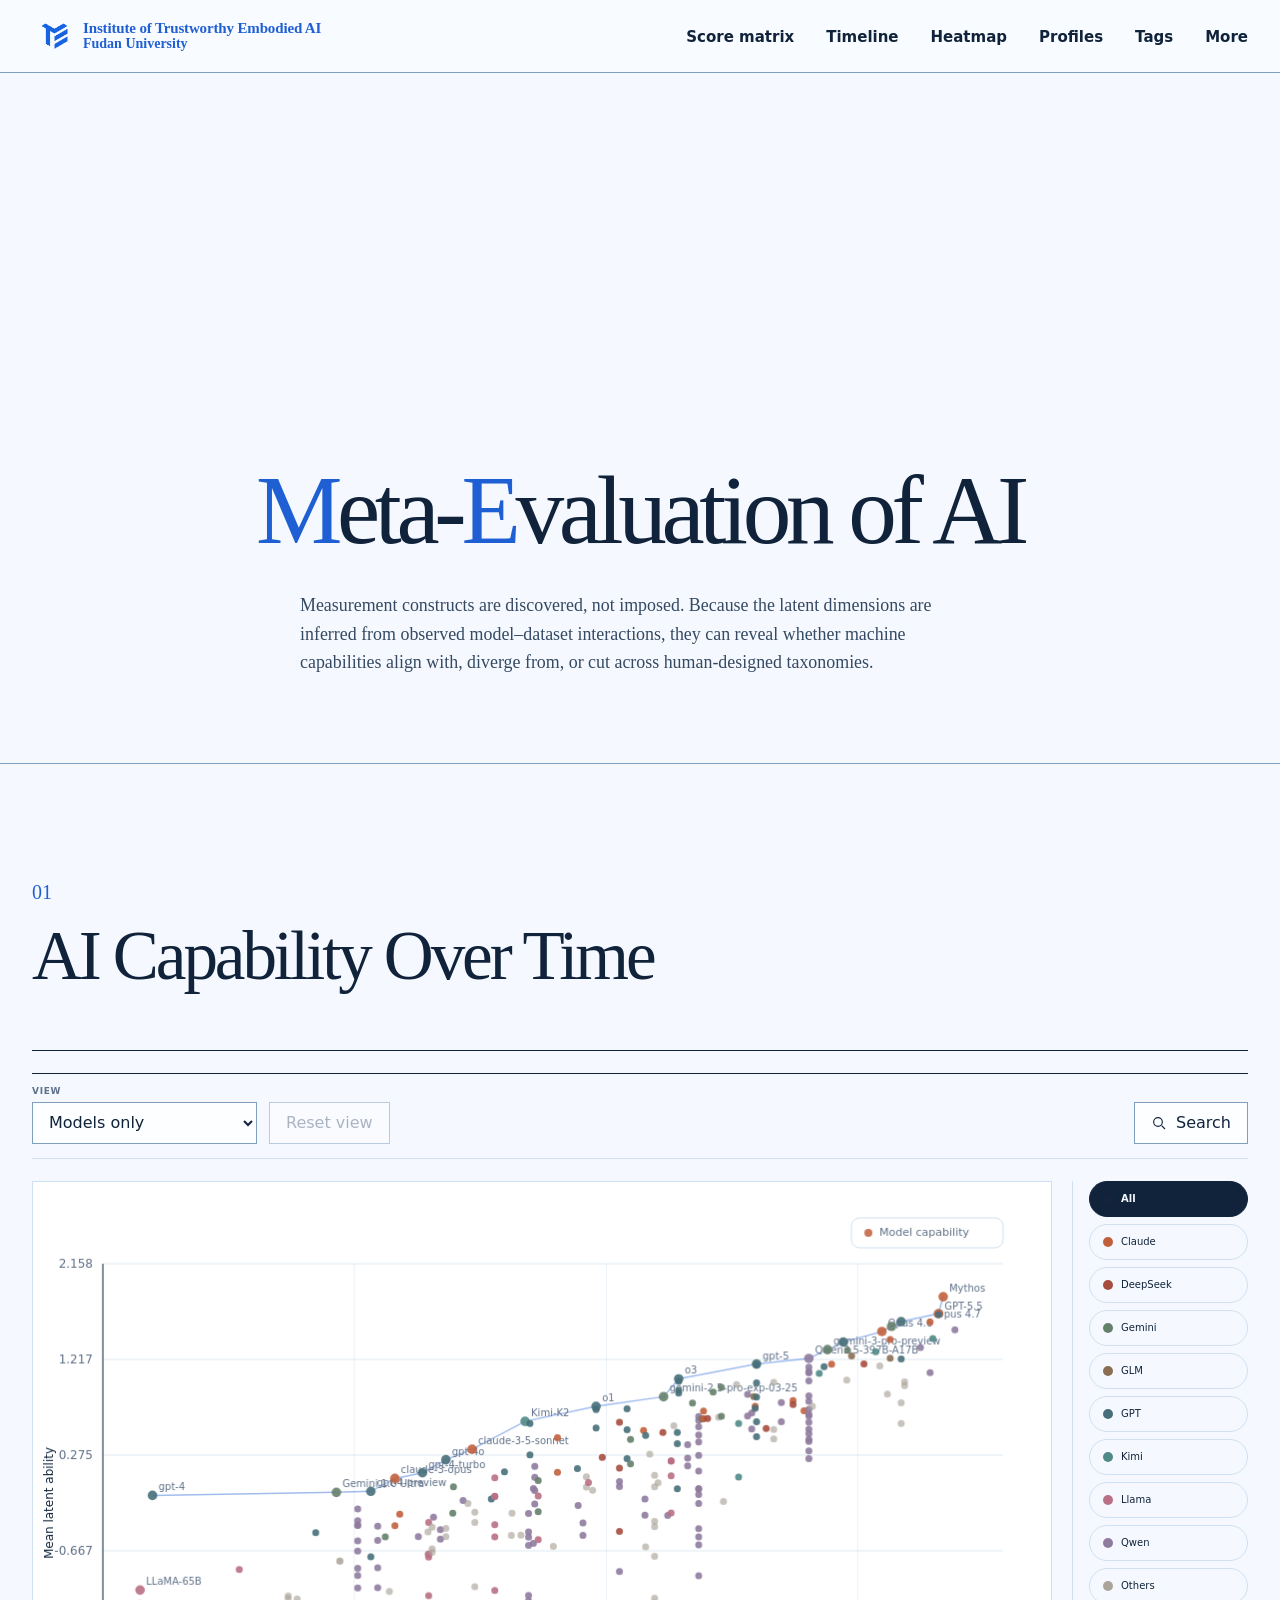
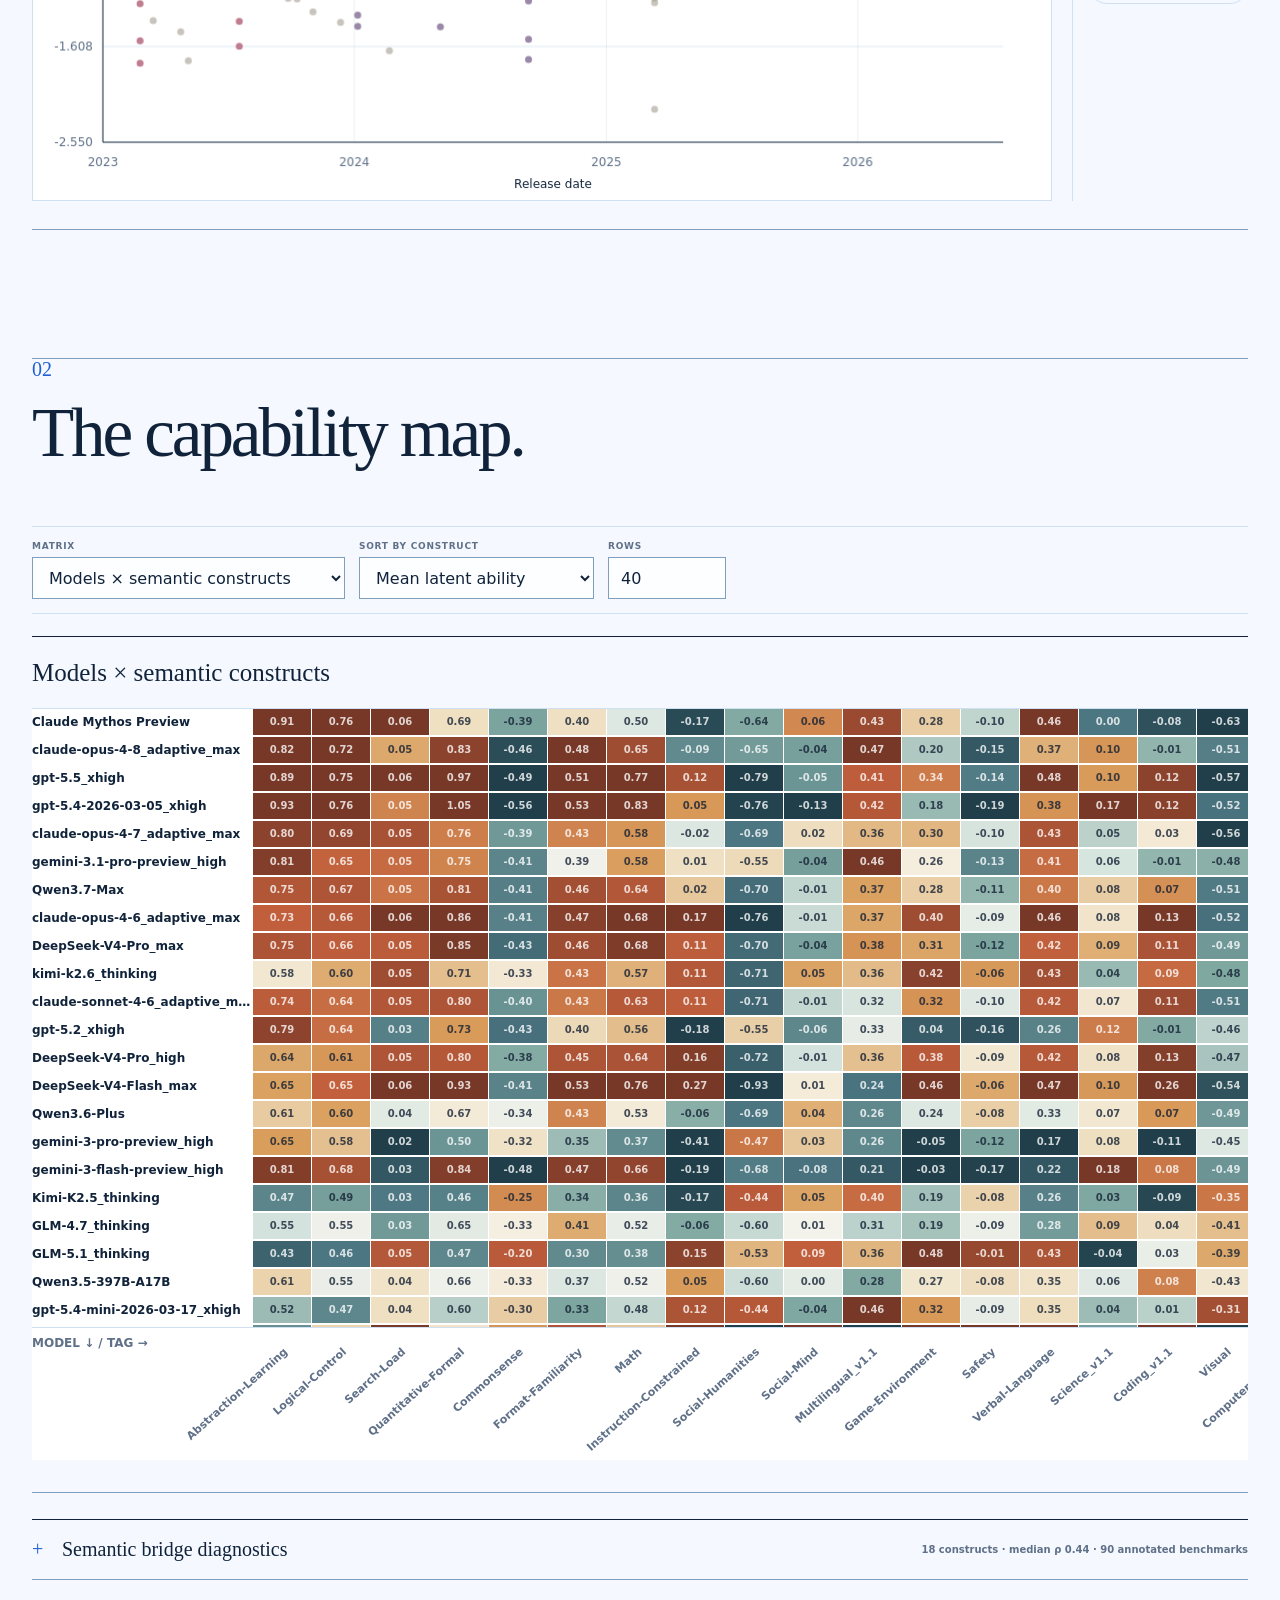
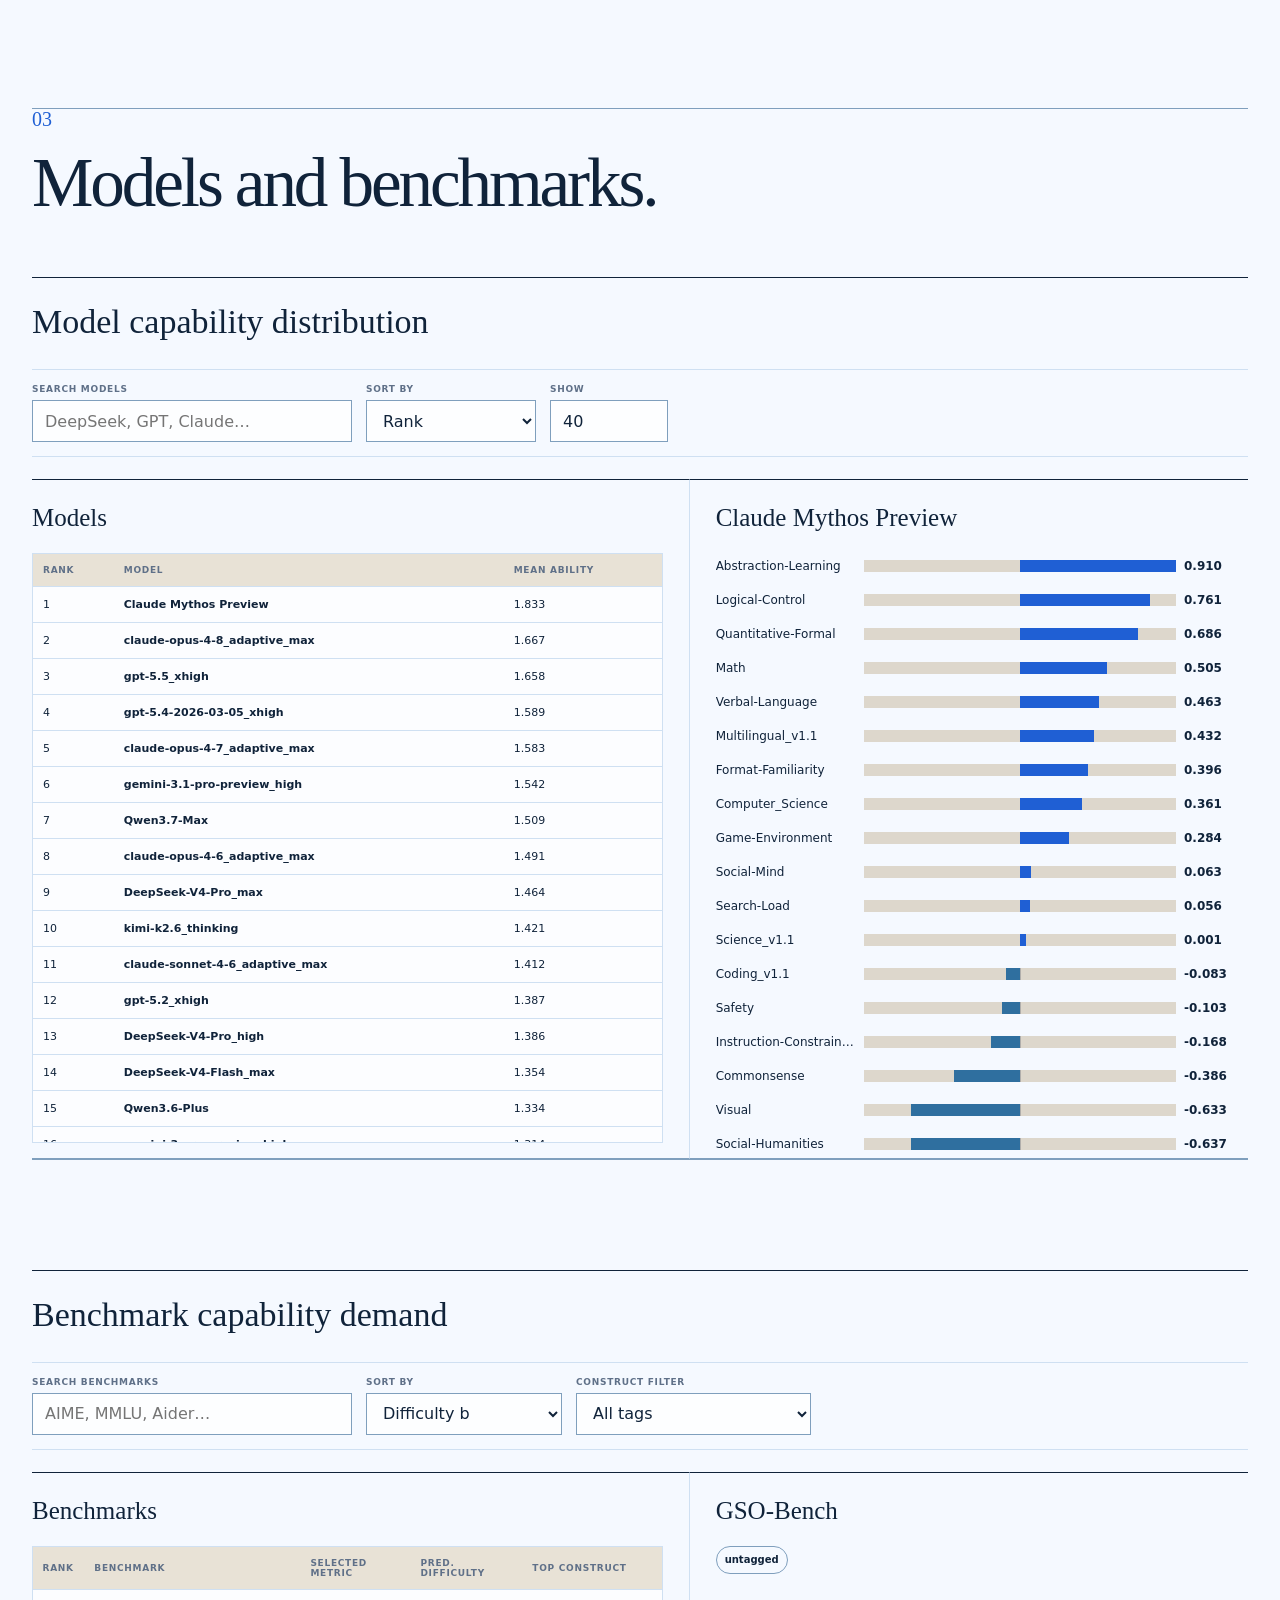
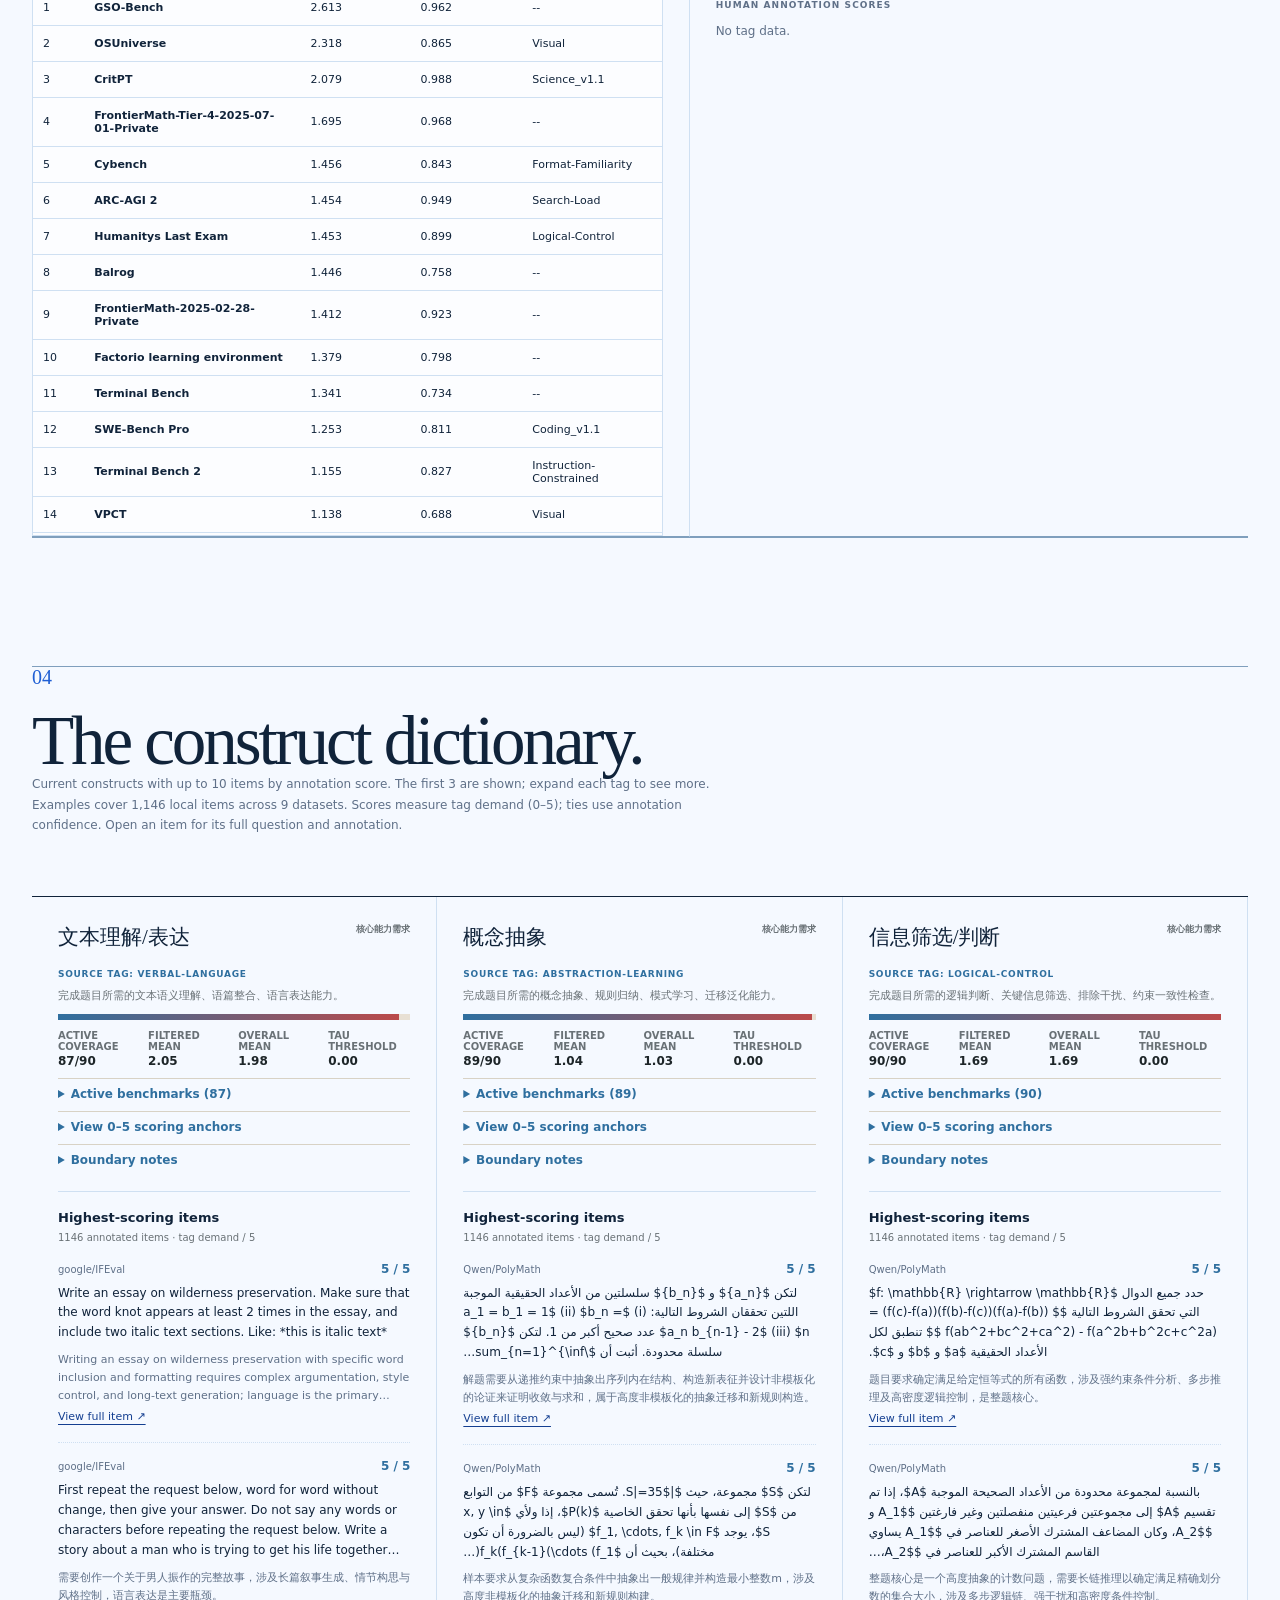
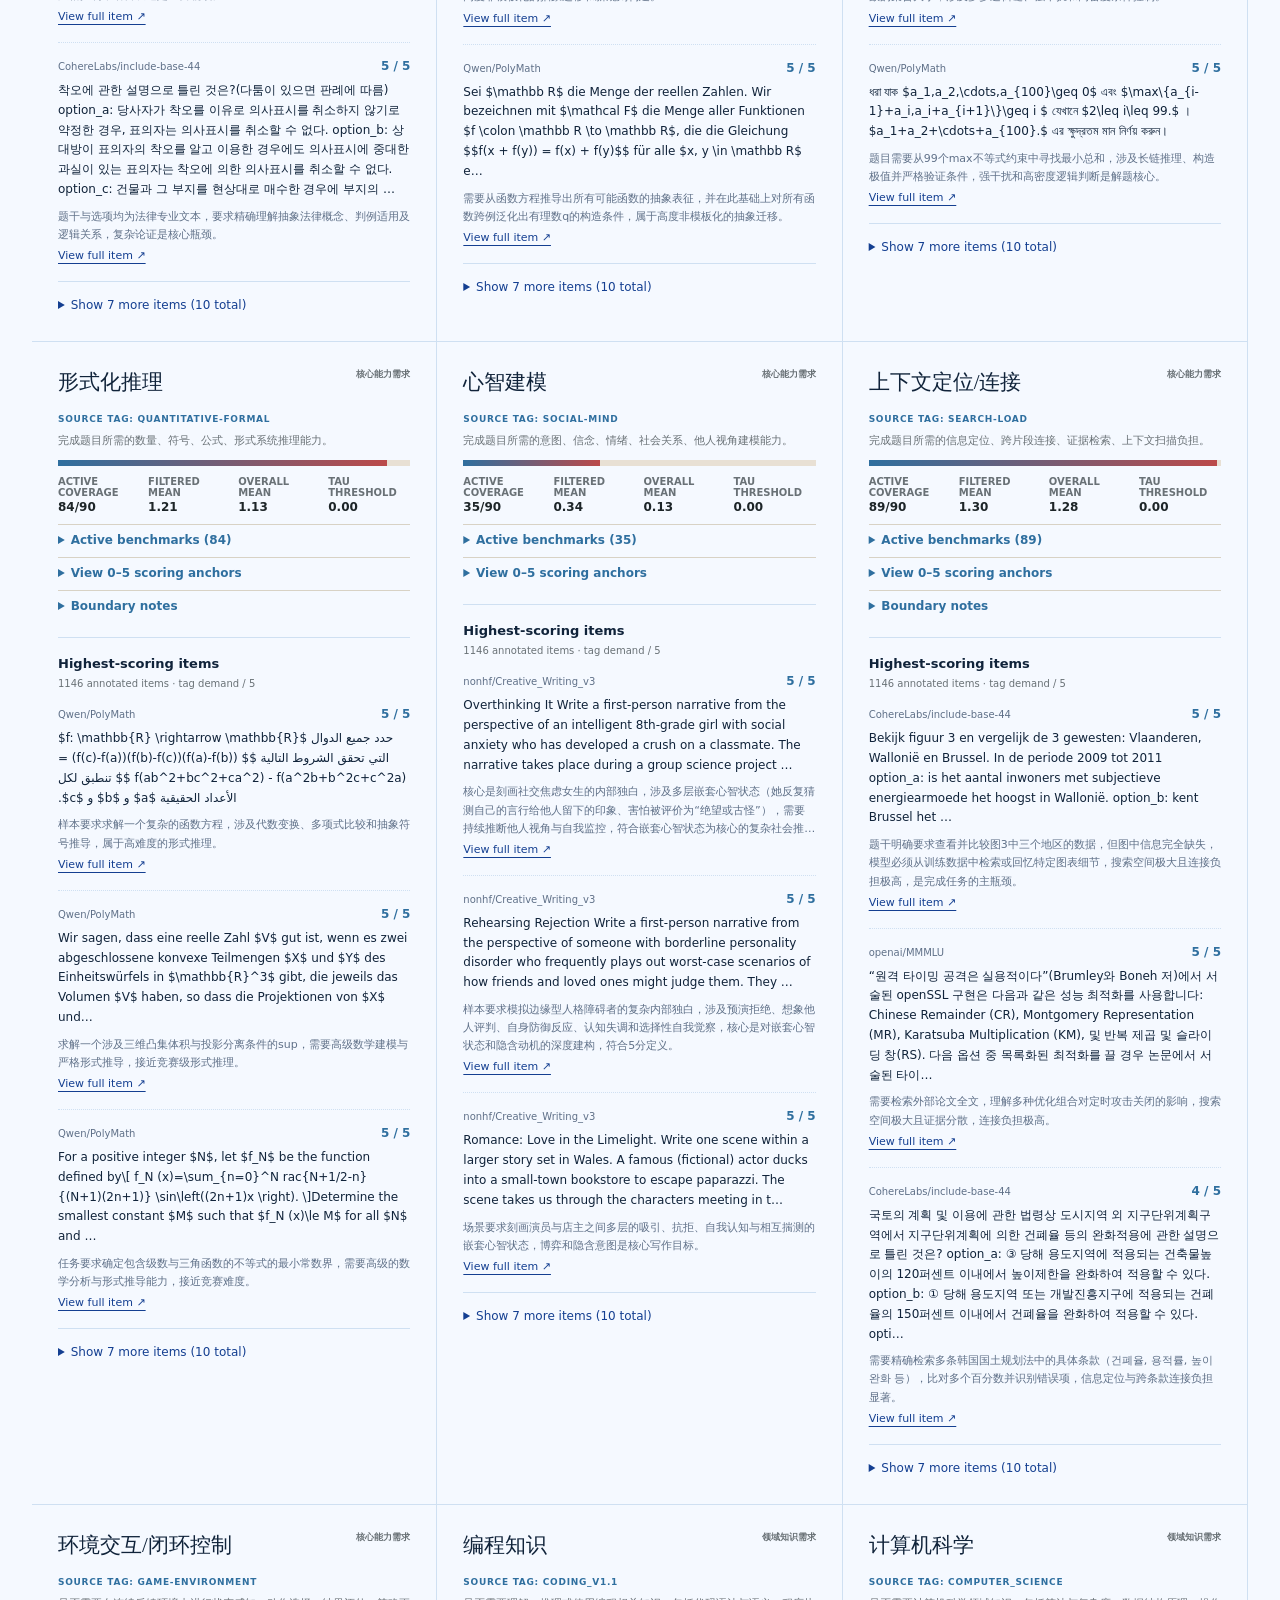
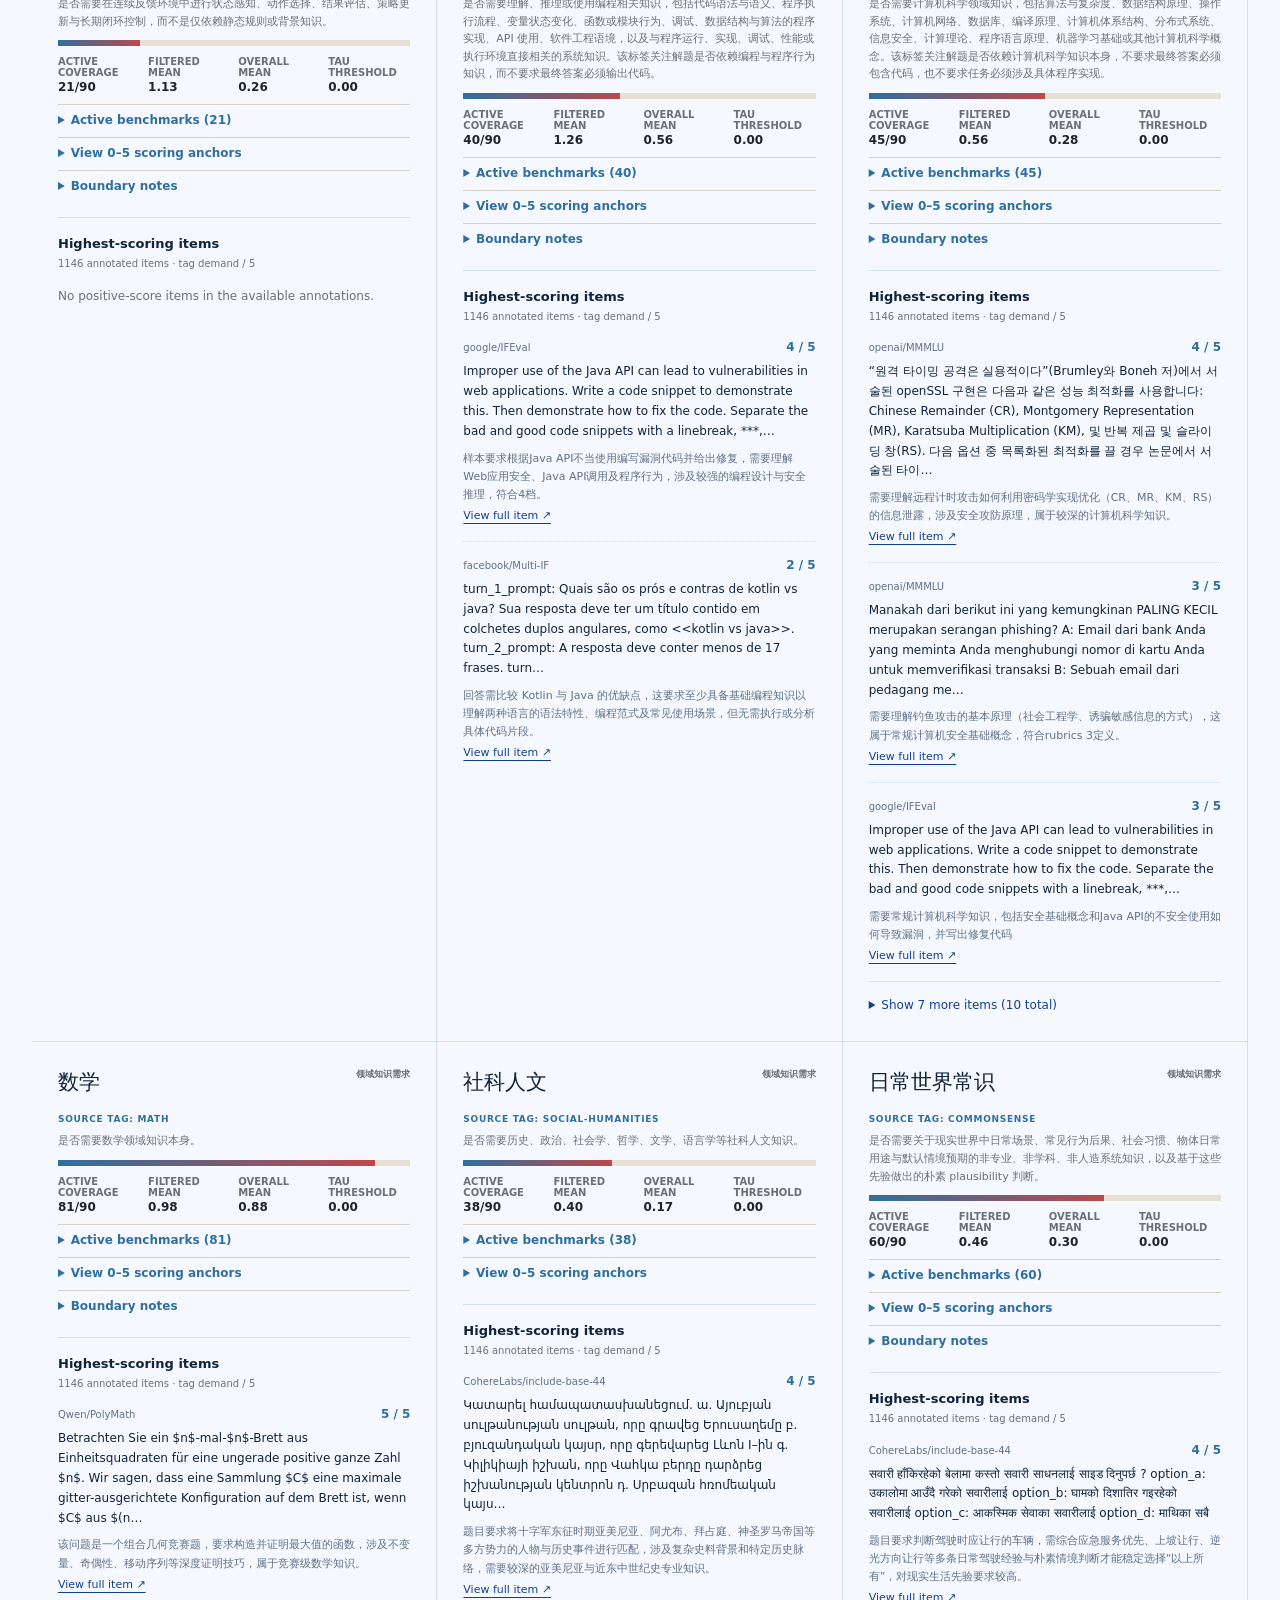
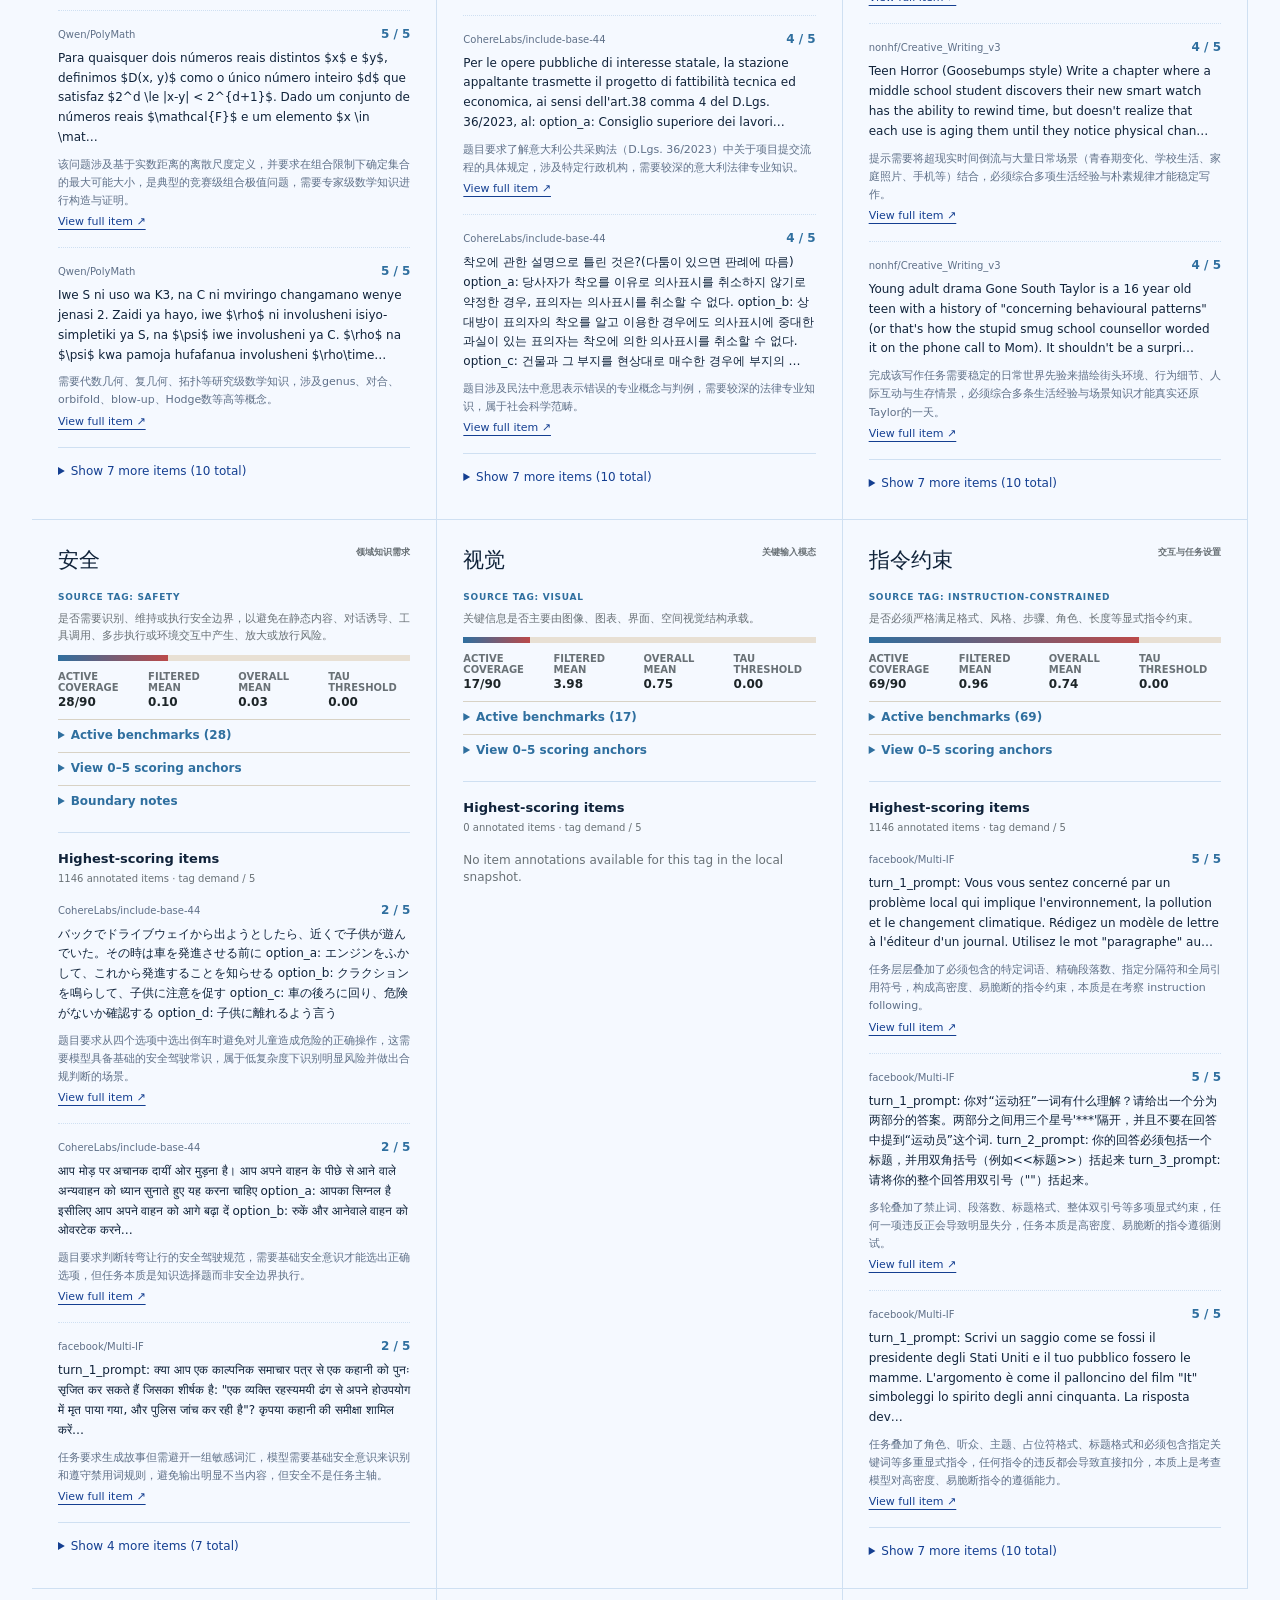
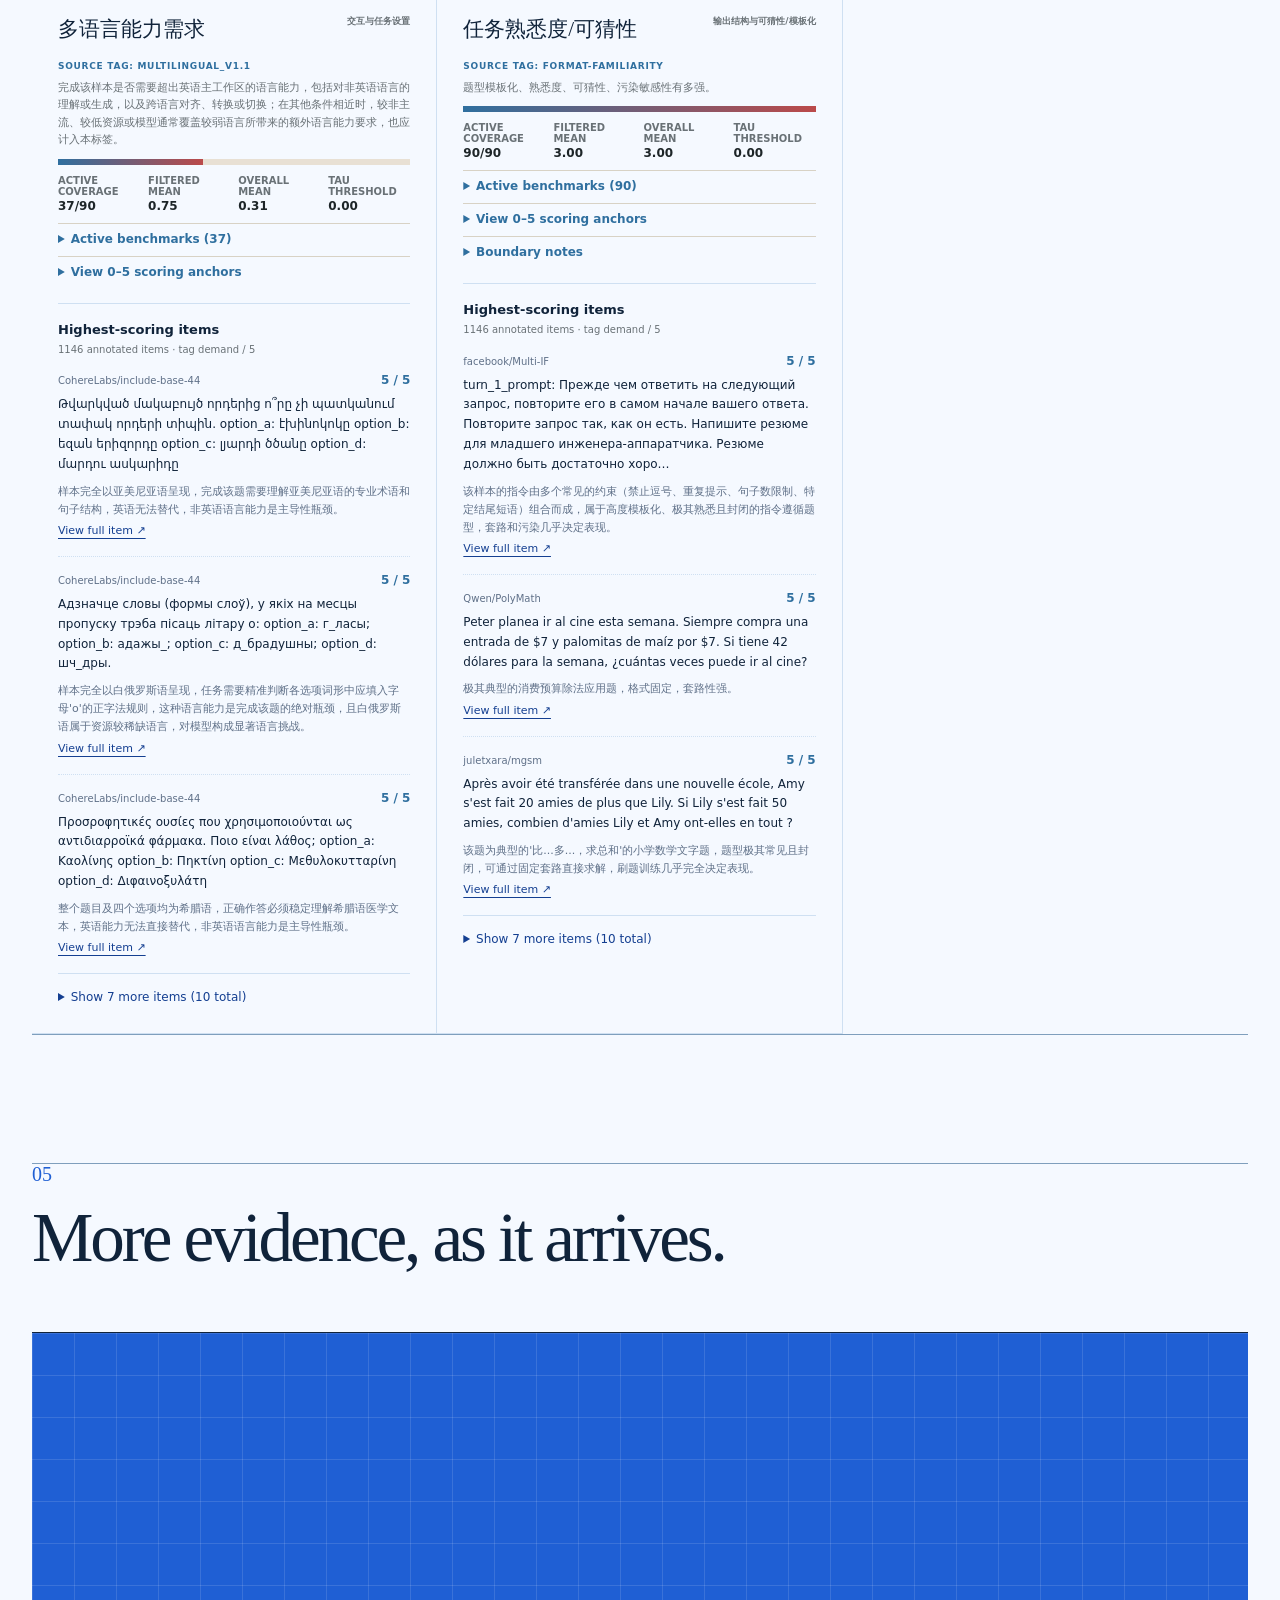
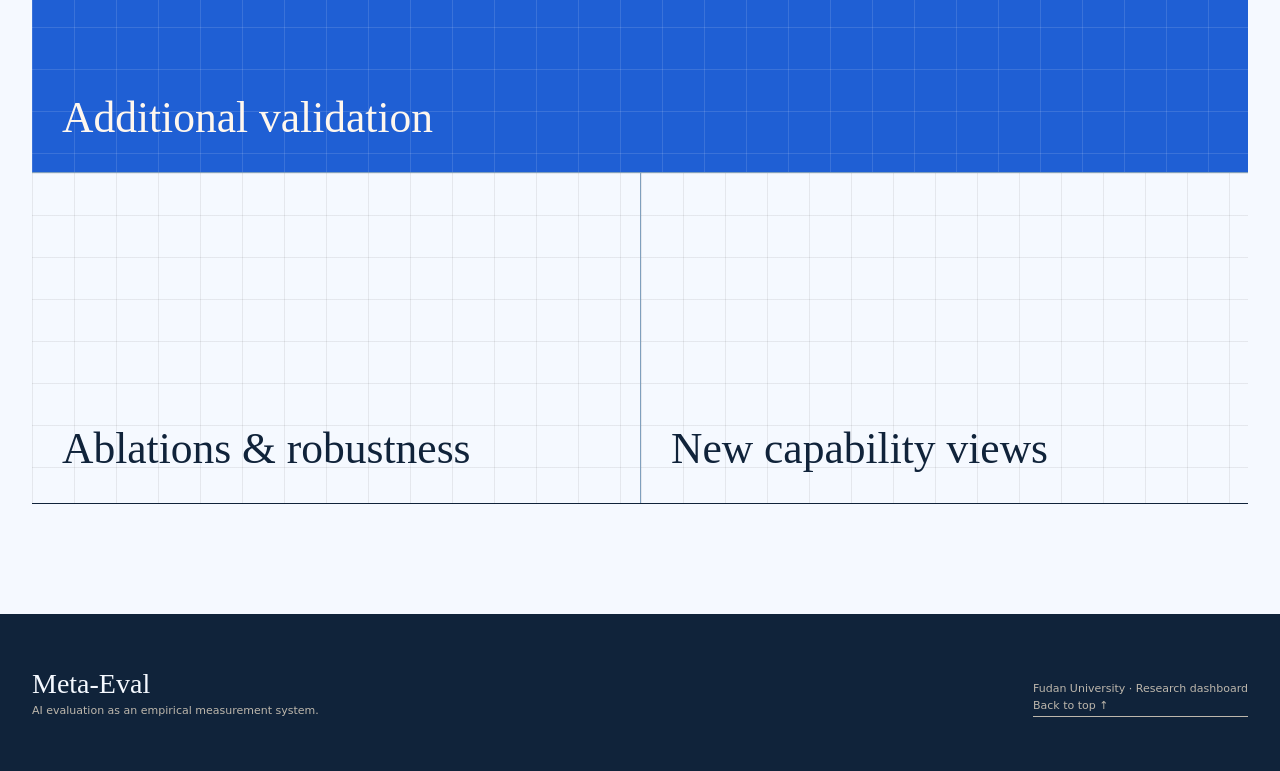
<file: index.html>
<!doctype html>
<!-- Theme switch: change data-theme to "blue" or "warm". -->
<html lang="en" data-theme="blue">
  <head>
    <meta charset="UTF-8" />
    <meta name="viewport" content="width=device-width, initial-scale=1.0" />
    <meta name="theme-color" content="#f5f9ff" />
    <meta
      name="description"
      content="Meta-Eval maps the empirical structure connecting AI models, benchmarks, and human-interpretable capabilities."
    />
    <meta http-equiv="Cache-Control" content="no-store" />
    <meta http-equiv="Pragma" content="no-cache" />
    <meta http-equiv="Expires" content="0" />
    <title>Meta-Evaluation of AI: Recovering Model Ability and Benchmark Demand Profiles at Scale</title>
    <link rel="stylesheet" href="./styles.css?v=20260907-construct-items-10" />
  </head>
  <body>
    <a class="skip-link" href="#mainContent">Skip to main content</a>

    <nav class="site-topbar" aria-label="Primary navigation">
      <div class="site-topbar-inner">
        <a class="fudan-brand" href="#overview" aria-label="Institute of Trustworthy Embodied AI home">
          <img class="fudan-mark" src="[data-uri]" alt="" />
          <span>
            <strong class="fudan-name">Institute of Trustworthy Embodied AI</strong>
            <small>Fudan University</small>
          </span>
        </a>
        <div class="site-nav-links">
          <a href="./scores.html">Score matrix</a>
          <a href="#timelineView">Timeline</a>
          <a href="#heatmapsView">Heatmap</a>
          <a href="#profilesView">Profiles</a>
          <a href="#tagsView">Tags</a>
          <a href="#futureView">More</a>
        </div>
      </div>
    </nav>

    <main id="mainContent">
      <header class="research-hero" id="overview">
        <div class="hero-grid">
          <div class="hero-copy">
            <h1>
              <span class="title-accent">M</span>eta-<span class="title-accent">E</span>valuation of AI
            </h1>
            <p class="hero-lead">
              Measurement constructs are discovered, not imposed. Because the latent dimensions are inferred from observed model–dataset interactions, they can reveal whether machine capabilities align with, diverge from, or cut across human-designed taxonomies.
            </p>
          </div>

        </div>
      </header>

      <div class="shell">
        <div class="run-meta" hidden>
          <span id="runSource">Loading data…</span>
          <select id="trainingRun" aria-label="Training run"></select>
          <span id="runConfigMeta"></span>
        </div>

        <section class="view story-section" id="timelineView">
          <div class="section-heading timeline-section-heading">
            <span class="section-number" aria-hidden="true">01</span>
            <div class="timeline-section-title">
              <h2>AI Capability Over Time</h2>
            </div>
          </div>

          <figure class="editorial-figure timeline-figure">
            <span id="timelineSummary" hidden></span>
            <div class="toolbar compact-toolbar" aria-label="Timeline controls">
              <label class="field compact">
                <span>View</span>
                <select id="timelineViewMode">
                  <option value="combined">Models + benchmarks</option>
                  <option value="models" selected>Models only</option>
                  <option value="benchmarks">Benchmarks only</option>
                </select>
              </label>
              <label class="field compact" id="benchmarkMetricField">
                <span>Benchmark metric</span>
                <select id="benchmarkTimelineMetric">
                  <option value="difficulty_b" selected>Difficulty b</option>
                  <option value="difficulty_score">Predicted difficulty</option>
                  <option value="difficulty_weight">Difficulty weight</option>
                </select>
              </label>
              <button id="resetTimelineZoom" class="tool-button" type="button" disabled title="Reset timeline zoom">Reset view</button>
              <div class="timeline-search">
                <button id="timelineSearchToggle" class="tool-button timeline-search-toggle" type="button" aria-expanded="false" aria-controls="timelineSearchPanel">
                  <svg width="16" height="16" viewBox="0 0 24 24" fill="none" stroke="currentColor" stroke-width="1.7" aria-hidden="true"><circle cx="10.5" cy="10.5" r="6.5"/><path d="m16 16 5 5"/></svg>
                  Search
                </button>
                <div id="timelineSearchPanel" class="timeline-search-panel" hidden>
                  <label for="timelineSearchInput">Find a model or benchmark</label>
                  <div class="timeline-search-input-row">
                    <input id="timelineSearchInput" type="search" placeholder="GPT, Claude, Llama…" autocomplete="off" />
                    <button id="timelineSearchClear" type="button" aria-label="Clear timeline search" title="Clear search">×</button>
                  </div>
                  <div id="timelineSearchStatus" class="timeline-search-status" role="status"></div>
                  <div id="timelineSearchResults" class="timeline-search-results" aria-label="Search results"></div>
                </div>
              </div>
            </div>
            <div class="timeline-frame">
              <div class="timeline-chart">
                <canvas id="timelineCanvas" width="1200" height="680" aria-label="Capability timeline visualization"></canvas>
                <div id="timelineHitLayer" class="timeline-hit-layer"></div>
                <div id="timelineTooltip" class="timeline-tooltip" hidden></div>
              </div>
              <div id="canvasFamilyLegend" class="canvas-family-legend" aria-label="Filter by model family"></div>
            </div>
          </figure>
        </section>

        <section class="view story-section" id="heatmapsView">
          <div class="section-heading">
            <span class="section-number" aria-hidden="true">02</span>
            <div>
              <h2>The capability map.</h2>
            </div>
          </div>

          <div class="toolbar heatmap-toolbar" aria-label="Heatmap controls">
            <label class="field compact">
              <span>Matrix</span>
              <select id="heatmapType">
                <option value="modelTags" selected>Models × semantic constructs</option>
                <option value="models">Models × latent dimensions</option>
                <option value="benchmarks">Benchmarks × latent dimensions</option>
              </select>
            </label>
            <label class="field compact">
              <span>Sort by construct</span>
              <select id="heatmapSortTag"><option value="">Overall / bridge score</option></select>
            </label>
            <label class="field compact small-field">
              <span>Rows</span>
              <input id="heatmapLimit" type="number" min="10" max="120" step="10" value="40" />
            </label>
          </div>

          <figure class="editorial-figure heatmap-panel">
            <figcaption class="figure-heading">
              <h3 id="heatmapTitle">Capability heatmap</h3>
            </figcaption>
            <div id="heatmap" class="heatmap"></div>
          </figure>

          <details class="bridge-disclosure">
            <summary>
              <span>Semantic bridge diagnostics</span>
              <strong id="bridgeSummary">—</strong>
            </summary>
            <div class="semantic-layout">
              <section class="bridge-panel">
                <div id="bridgeReliability" class="bridge-reliability"></div>
              </section>
              <aside class="interpretation-panel">
                <h3>Three limits to keep visible</h3>
                <ul class="guardrail-list">
                  <li><strong>Compare within columns.</strong><span>Do not directly subtract values across different constructs.</span></li>
                  <li><strong>Read relative position.</strong><span>Projected values are not absolute 0–100 capability scores.</span></li>
                  <li><strong>Weak evidence is not absence.</strong><span>Low correspondence may reflect sparse records or annotation.</span></li>
                </ul>
              </aside>
            </div>
          </details>
        </section>

        <section class="view story-section" id="profilesView">
          <div class="section-heading">
            <span class="section-number" aria-hidden="true">03</span>
            <div>
              <h2>Models and benchmarks.</h2>
            </div>
          </div>

          <section class="profile-block" id="modelsView">
            <div class="profile-intro">
              <h3>Model capability distribution</h3>
            </div>
            <div class="toolbar explorer-toolbar">
              <label class="field">
                <span>Search models</span>
                <input id="modelSearch" type="search" placeholder="DeepSeek, GPT, Claude…" />
              </label>
              <label class="field compact">
                <span>Sort by</span>
                <select id="modelSort"></select>
              </label>
              <label class="field compact small-field">
                <span>Show</span>
                <input id="modelLimit" type="number" min="5" max="303" step="5" value="40" />
              </label>
            </div>
            <div class="split">
              <section class="panel table-panel">
                <div class="panel-head">
                  <h3>Models</h3>
                  <span id="modelResultCount" hidden>—</span>
                </div>
                <div class="table-wrap">
                  <table>
                    <thead><tr><th>Rank</th><th>Model</th><th>Mean ability</th></tr></thead>
                    <tbody id="modelTable"></tbody>
                  </table>
                </div>
              </section>
              <section class="panel detail-panel">
                <div class="panel-head">
                  <h3 id="modelDetailTitle">Select a model</h3>
                  <span id="modelDetailScore" hidden>—</span>
                </div>
                <div id="modelBars" class="bar-list"></div>
              </section>
            </div>
          </section>

          <section class="profile-block" id="benchmarksView">
            <div class="profile-intro">
              <h3>Benchmark capability demand</h3>
            </div>
            <div class="toolbar explorer-toolbar">
              <label class="field">
                <span>Search benchmarks</span>
                <input id="benchmarkSearch" type="search" placeholder="AIME, MMLU, Aider…" />
              </label>
              <label class="field compact">
                <span>Sort by</span>
                <select id="benchmarkSort"></select>
              </label>
              <label class="field compact">
                <span>Construct filter</span>
                <select id="tagFilter"></select>
              </label>
            </div>
            <div class="split">
              <section class="panel table-panel">
                <div class="panel-head">
                  <h3>Benchmarks</h3>
                  <span id="benchmarkResultCount" hidden>—</span>
                </div>
                <div class="table-wrap">
                  <table>
                    <thead><tr><th>Rank</th><th>Benchmark</th><th>Selected metric</th><th>Pred. difficulty</th><th>Top construct</th></tr></thead>
                    <tbody id="benchmarkTable"></tbody>
                  </table>
                </div>
              </section>
              <section class="panel detail-panel">
                <div class="panel-head">
                  <h3 id="benchmarkDetailTitle">Select a benchmark</h3>
                  <span id="benchmarkDetailScore" hidden>—</span>
                </div>
                <div id="benchmarkTags" class="tag-row"></div>
                <h4>Human annotation scores</h4>
                <div id="benchmarkBars" class="bar-list"></div>
                <div id="weightBars" hidden></div>
              </section>
            </div>
          </section>
        </section>

        <section class="view story-section" id="tagsView">
          <div class="section-heading">
            <span class="section-number" aria-hidden="true">04</span>
            <div>
              <h2>The construct dictionary.</h2>
              <p id="tagExamplesScope" class="tag-examples-scope">Current constructs and their highest-scoring annotated items.</p>
            </div>
          </div>
          <section class="rubric-panel">
            <div id="tagCards" class="tag-grid"></div>
          </section>
        </section>

        <section class="view story-section future-view" id="futureView">
          <div class="section-heading">
            <span class="section-number" aria-hidden="true">05</span>
            <div>
              <h2>More evidence, as it arrives.</h2>
            </div>
          </div>

          <!-- Add future figures as <figure class="future-figure"> items inside #futureGallery. -->
          <div class="future-gallery" id="futureGallery">
            <article class="future-slot future-slot-wide">
              <strong>Additional validation</strong>
            </article>
            <article class="future-slot">
              <strong>Ablations &amp; robustness</strong>
            </article>
            <article class="future-slot">
              <strong>New capability views</strong>
            </article>
          </div>
        </section>

        <section class="technical-state" aria-hidden="true" hidden>
          <span id="modelCount">—</span>
          <span id="benchmarkCount">—</span>
          <span id="dimensionCount">—</span>
          <span id="tagCount">—</span>
          <span id="observedRate">—</span>
          <span id="coverageCells">—</span>
          <span id="observedCoverage">—</span>
          <span id="imputedCoverage">—</span>
          <span id="observedCoverageBar"></span>
          <span id="activeRunLabel">—</span>
          <span id="activeRunSource">—</span>
          <span id="fitAvailability">—</span>
          <span id="fitSummary"></span>
          <canvas id="fitCanvas" width="900" height="420"></canvas>
          <table><tbody id="fitTable"></tbody></table>
          <img id="fitImage" src="" alt="" />
          <span id="fitImageSource"></span>
        </section>
      </div>
    </main>

    <footer class="site-footer">
      <div>
        <strong>Meta-Eval</strong>
        <span>AI evaluation as an empirical measurement system.</span>
      </div>
      <div class="footer-links">
        <span>Fudan University · Research dashboard</span>
        <a href="#overview">Back to top ↑</a>
      </div>
    </footer>

    <script src="./app.js?v=20260907-construct-items-10"></script>
  </body>
</html>
</file>
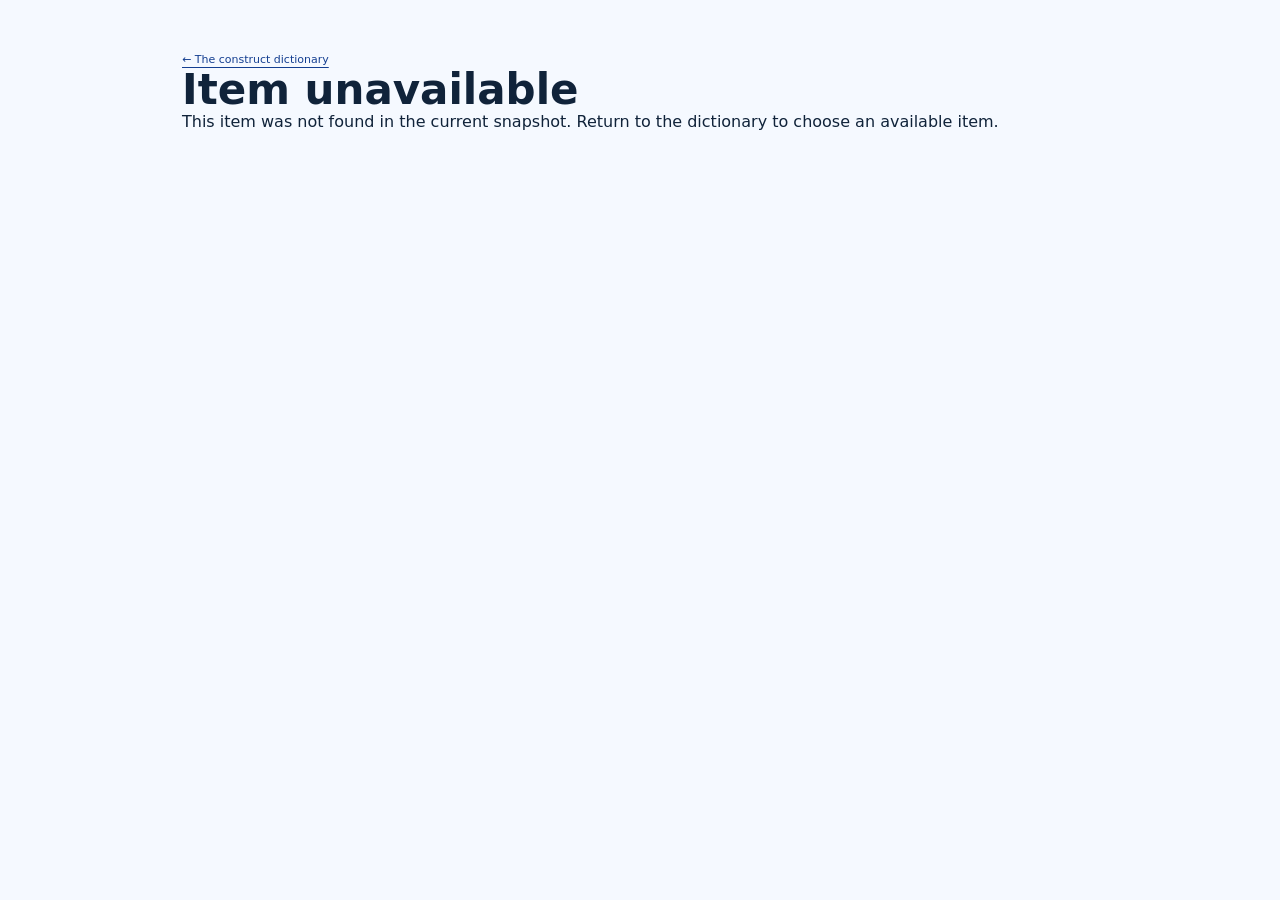
<file: item.html>
<!doctype html>
<html lang="en" data-theme="blue">
  <head>
    <meta charset="utf-8">
    <meta name="viewport" content="width=device-width, initial-scale=1">
    <title>Construct item · Meta-eval</title>
    <link rel="stylesheet" href="./styles.css">
    <script src="./item.js" defer></script>
  </head>
  <body class="item-page">
    <main class="item-shell">
      <a id="backToConstruct" class="tag-example-link" href="./index.html#tagsView">← The construct dictionary</a>
      <div id="itemContent" aria-live="polite"><p>Loading item…</p></div>
    </main>
  </body>
</html>
</file>
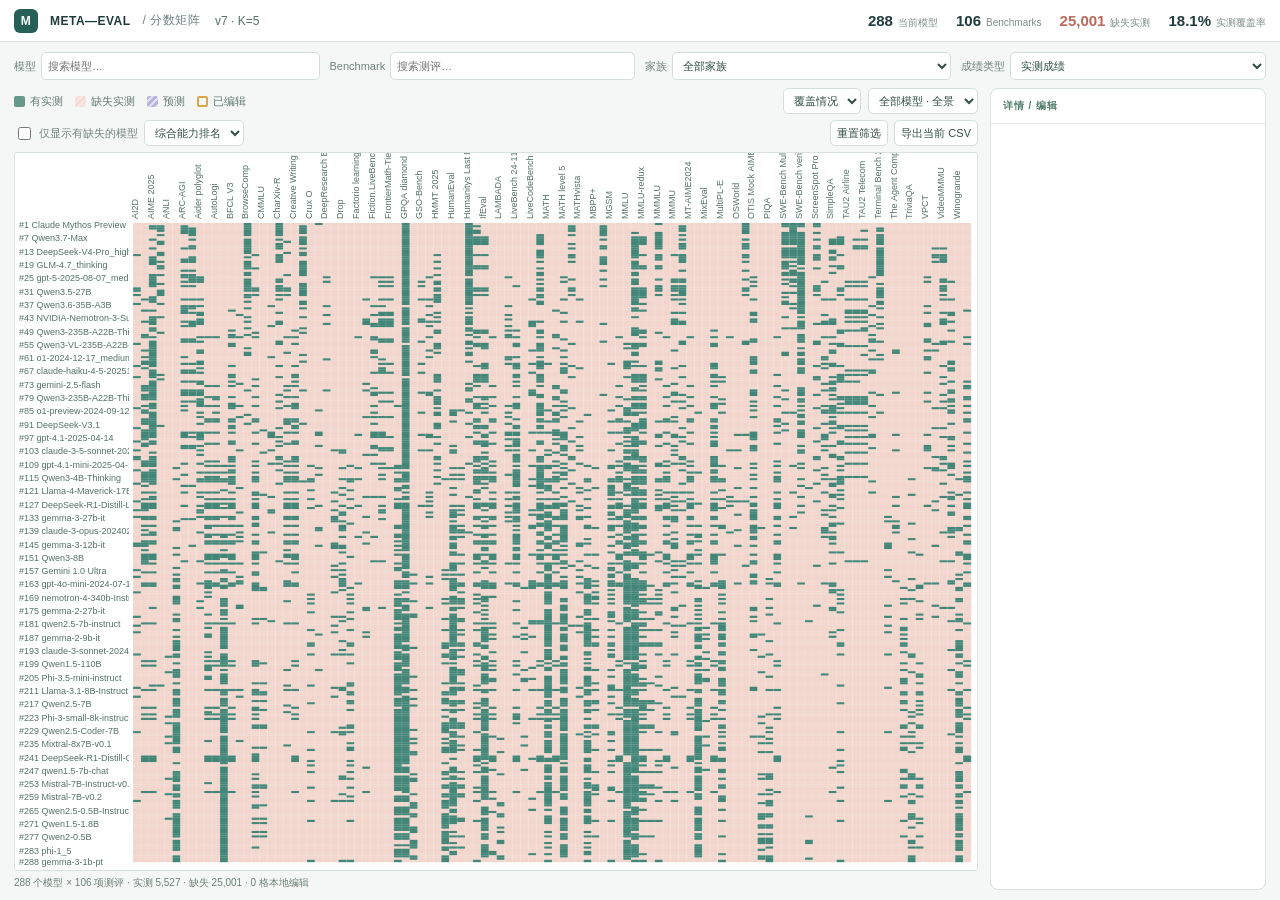
<file: scores.html>
<!doctype html>
<html lang="zh-CN"><head><meta charset="utf-8"><meta name="viewport" content="width=device-width,initial-scale=1"><title>Meta-Eval · 分数矩阵编辑器</title><link rel="stylesheet" href="score-matrix/styles.css"></head>
<body><header><div class="brand"><b class="mark">M</b><strong>META—EVAL</strong><span> / 分数矩阵</span></div><span class="local">v7 · K=5</span><div id="stats" class="stats"></div></header>
<main>
<section class="controls" aria-label="筛选"><label>模型<input id="modelSearch" type="search" placeholder="搜索模型…"></label><label>Benchmark<input id="benchSearch" type="search" placeholder="搜索测评…"></label><label>家族<select id="family"><option value="">全部家族</option></select></label><label>成绩类型<select id="mode"><option value="actual">实测成绩</option><option value="filled">实测 + 预测补齐</option><option value="predicted">MIRT 预测</option></select></label></section>
<div class="workspace"><section class="matrix-area"><div class="toolbar"><div class="legend"><span><i class="observed"></i>有实测</span><span><i class="missing"></i>缺失实测</span><span><i class="prediction"></i>预测</span><span><i class="edited"></i>已编辑</span></div><div class="actions"><select id="color" aria-label="颜色模式"><option value="coverage">覆盖情况</option><option value="score">分数深浅</option></select><select id="size" aria-label="格子大小"><option value="fit">全部模型 · 全景</option><option value="16">放大编辑</option><option value="10">超紧凑</option><option value="24">舒适</option></select></div></div>
<div class="subtoolbar"><label class="inline"><input id="onlyMissing" type="checkbox">仅显示有缺失的模型</label><select id="order" aria-label="模型排序"><option value="rank">综合能力排名</option><option value="missing">缺失最多优先</option></select><button id="reset">重置筛选</button><button id="export">导出当前 CSV</button></div>
<div id="tableWrap" class="table-wrap" tabindex="0" aria-label="分数矩阵，可横向和纵向滚动"><canvas id="overview" tabindex="0" aria-label="v7 全景矩阵，全部模型与测评，悬停查看，点击编辑，方向键选择"></canvas><table id="matrix"></table></div><div id="status" class="status" role="status"></div></section>
<aside id="detail" class="detail"><div class="panel-label">详情 / 编辑</div><div id="inspector"></div></aside></div>
<div id="notice" role="status" aria-live="polite"></div>
</main><script src="score-matrix/app.js" defer></script></body></html>
</file>
<file: styles.css>
:root {
  color-scheme: light;
  --bg: #f5f9ff;
  --surface: #ffffff;
  --surface-2: #eef6ff;
  --ink: #14233a;
  --muted: #5f7088;
  --line: #cfe0f2;
  --blue: #1f68b3;
  --teal: #168979;
  --red: #bb4a4a;
  --amber: #a46e1f;
  --green: #4b7f52;
  --shadow: 0 14px 38px rgba(18, 52, 89, 0.08);
}

* {
  box-sizing: border-box;
}

body {
  overflow-x: hidden;
  margin: 0;
  min-height: 100vh;
  background: var(--bg);
  color: var(--ink);
  font-family: Inter, ui-sans-serif, system-ui, -apple-system, BlinkMacSystemFont, "Segoe UI", "PingFang SC", "Microsoft YaHei", sans-serif;
}

a {
  color: inherit;
  text-decoration: none;
}

button,
input,
select {
  font: inherit;
}

.site-topbar {
  background: #eaf4ff;
  border-bottom: 1px solid var(--line);
}

.site-topbar-inner {
  display: flex;
  align-items: center;
  justify-content: space-between;
  gap: 36px;
  width: min(1440px, calc(100vw - 32px));
  min-height: 76px;
  margin: 0 auto;
}

.fudan-brand {
  display: inline-flex;
  align-items: center;
  gap: 13px;
  color: #0e419c;
  font-weight: 800;
}

.fudan-mark {
  display: block;
  width: 46px;
  height: 46px;
  flex: 0 0 auto;
}

.fudan-name {
  font-size: 18px;
  letter-spacing: 0;
}

.site-nav-links {
  display: flex;
  align-items: center;
  justify-content: flex-end;
  gap: clamp(22px, 4vw, 54px);
  color: #0e419c;
  font-size: 15px;
  font-weight: 760;
}

.site-nav-links a {
  padding: 10px 0;
}

.site-nav-links a:hover {
  color: #072d6b;
}

.shell {
  width: min(1440px, calc(100vw - 32px));
  margin: 0 auto;
  padding: 24px 0 40px;
}

.masthead {
  display: flex;
  align-items: end;
  justify-content: space-between;
  gap: 24px;
  padding-bottom: 18px;
  border-bottom: 1px solid var(--line);
}

.eyebrow,
.stat span,
.field span,
.panel-head span,
td small {
  color: var(--muted);
}

.eyebrow {
  margin: 0 0 6px;
  font-size: 12px;
  font-weight: 750;
  letter-spacing: 0.08em;
  text-transform: uppercase;
}

h1,
h2,
h3,
p {
  margin: 0;
}

h1 {
  font-size: clamp(25px, 4vw, 42px);
  line-height: 1.08;
  letter-spacing: 0;
}

h2 {
  font-size: 17px;
}

h3 {
  margin: 18px 0 10px;
  color: var(--muted);
  font-size: 13px;
  font-weight: 750;
  text-transform: uppercase;
}

.run-meta {
  max-width: 560px;
  color: var(--muted);
  font-size: 13px;
  line-height: 1.45;
  text-align: right;
  overflow-wrap: anywhere;
}

.run-meta select {
  display: block;
  width: min(560px, 48vw);
  margin: 7px 0 6px auto;
  text-align: left;
}

.stats-grid {
  display: grid;
  grid-template-columns: repeat(5, minmax(0, 1fr));
  gap: 12px;
  margin: 18px 0;
}

.stat,
.panel {
  border: 1px solid var(--line);
  border-radius: 8px;
  background: var(--surface);
  box-shadow: var(--shadow);
}

.stat {
  padding: 14px 16px;
}

.stat span {
  display: block;
  font-size: 12px;
  font-weight: 700;
  text-transform: uppercase;
}

.stat strong {
  display: block;
  margin-top: 8px;
  font-size: 28px;
  line-height: 1;
}

.view {
  display: block;
  scroll-margin-top: 18px;
}

.view + .view {
  margin-top: 34px;
  padding-top: 26px;
  border-top: 1px solid var(--line);
}

.module-title {
  display: flex;
  align-items: end;
  justify-content: space-between;
  gap: 18px;
  margin-bottom: 14px;
}

.module-title h2 {
  font-size: 24px;
  line-height: 1.15;
}

.module-title span {
  max-width: 520px;
  color: var(--muted);
  font-size: 13px;
  line-height: 1.45;
  text-align: right;
}

.toolbar {
  display: flex;
  flex-wrap: wrap;
  align-items: end;
  gap: 12px;
  margin-bottom: 12px;
}

.field {
  display: grid;
  gap: 6px;
  min-width: min(320px, 100%);
}

.field.compact {
  min-width: 170px;
}

.field span {
  font-size: 12px;
  font-weight: 700;
}

.tool-button {
  height: 40px;
  align-self: end;
  border: 1px solid var(--line);
  border-radius: 8px;
  background: var(--surface);
  color: var(--ink);
  padding: 0 12px;
  cursor: pointer;
}

.tool-button:disabled {
  color: var(--muted);
  cursor: default;
  opacity: 0.5;
}

input,
select {
  height: 40px;
  min-width: 0;
  border: 1px solid var(--line);
  border-radius: 8px;
  background: var(--surface);
  color: var(--ink);
  padding: 0 12px;
}

.split {
  display: grid;
  grid-template-columns: minmax(0, 1.1fr) minmax(360px, 0.9fr);
  gap: 12px;
}

.panel {
  min-width: 0;
  padding: 16px;
}

.table-panel,
.detail-panel {
  min-height: 620px;
}

.panel-head {
  display: flex;
  align-items: center;
  justify-content: space-between;
  gap: 12px;
  margin-bottom: 12px;
}

.table-wrap {
  max-height: 560px;
  overflow: auto;
  border: 1px solid var(--line);
  border-radius: 8px;
}

table {
  width: 100%;
  border-collapse: collapse;
  font-size: 13px;
}

th,
td {
  padding: 10px;
  border-bottom: 1px solid var(--line);
  text-align: left;
  vertical-align: middle;
}

th {
  position: sticky;
  top: 0;
  z-index: 1;
  background: var(--surface-2);
  color: var(--muted);
  font-size: 12px;
}

tr.selectable {
  cursor: pointer;
}

tr.selectable:hover,
tr.selectable.active {
  background: #eaf4ff;
}

td.name-cell {
  max-width: 360px;
  font-weight: 720;
  overflow-wrap: anywhere;
}

.bar-list {
  display: grid;
  gap: 7px;
}

.bar-row {
  display: grid;
  grid-template-columns: 58px minmax(0, 1fr) 76px;
  align-items: center;
  gap: 8px;
  font-size: 12px;
}

.tag-bars .bar-row {
  grid-template-columns: minmax(120px, 0.45fr) minmax(0, 1fr) 64px;
}

.tag-bars .bar-row > span {
  min-width: 0;
  overflow: hidden;
  text-overflow: ellipsis;
  white-space: nowrap;
}

.bar-track {
  position: relative;
  height: 16px;
  overflow: hidden;
  border-radius: 4px;
  background: #e6f0fb;
}

.bar-zero {
  position: absolute;
  top: 0;
  bottom: 0;
  width: 1px;
  background: rgba(20, 35, 58, 0.22);
}

.bar-fill {
  position: absolute;
  top: 0;
  bottom: 0;
  border-radius: 4px;
}

.bar-fill.positive {
  background: var(--teal);
}

.bar-fill.negative {
  background: var(--red);
}

.compact-bars .bar-row {
  grid-template-columns: 58px minmax(0, 1fr) 56px;
}

.tag-row {
  display: flex;
  flex-wrap: wrap;
  gap: 6px;
  min-height: 28px;
}

.pill {
  display: inline-flex;
  align-items: center;
  max-width: 100%;
  min-height: 24px;
  padding: 3px 8px;
  border: 1px solid #bdd7f2;
  border-radius: 6px;
  background: #eef7ff;
  color: #1d5f95;
  font-size: 12px;
  font-weight: 680;
  overflow-wrap: anywhere;
}

.heatmap {
  display: grid;
  gap: 2px;
  overflow: auto;
  max-height: 720px;
  padding-bottom: 4px;
}

.heat-scroll {
  display: grid;
  gap: 2px;
  max-height: 620px;
  overflow: auto;
}

.heat-footer-scroll {
  overflow: hidden;
}

.heat-row {
  display: grid;
  grid-template-columns: 220px repeat(var(--dim-count), var(--heat-cell-width, 48px));
  gap: 1px;
  align-items: center;
}

.heat-header-row {
  align-items: end;
  position: sticky;
  top: 0;
  z-index: 3;
  padding-bottom: 4px;
  background: var(--surface);
}

.heat-label {
  position: sticky;
  left: 0;
  z-index: 1;
  background: var(--surface);
  font-size: 12px;
  font-weight: 700;
  overflow: hidden;
  text-overflow: ellipsis;
  white-space: nowrap;
}

.heat-axis-label {
  z-index: 4;
  color: var(--muted);
  font-size: 12px;
  text-transform: uppercase;
}

.heat-col-label {
  display: flex;
  align-items: end;
  justify-content: center;
  width: var(--heat-cell-width, 48px);
  height: 56px;
  color: var(--muted);
  font-size: 10px;
  font-weight: 720;
  line-height: 1;
  writing-mode: vertical-rl;
  transform: rotate(180deg);
  overflow: hidden;
  text-overflow: ellipsis;
}

.heat-col-label span {
  display: block;
  max-height: 52px;
  overflow: hidden;
  text-overflow: ellipsis;
}

.heat-footer-row {
  align-items: start;
  padding-top: 8px;
  background: var(--surface);
}

.tag-heatmap {
  --heat-cell-width: 58px;
  gap: 0;
  max-height: none;
  overflow: hidden;
}

.tag-heatmap .heat-col-label {
  position: relative;
  align-items: initial;
  justify-content: initial;
  height: 124px;
  font-size: 11px;
  line-height: 1.15;
  overflow: visible;
  text-overflow: clip;
  transform: none;
  writing-mode: horizontal-tb;
}

.tag-heatmap .heat-col-label span {
  position: absolute;
  right: 50%;
  top: 10px;
  max-width: none;
  max-height: none;
  overflow: visible;
  text-align: right;
  text-overflow: clip;
  transform: rotate(-42deg);
  transform-origin: right top;
  white-space: nowrap;
}

.heat-cell {
  display: flex;
  align-items: center;
  justify-content: center;
  width: var(--heat-cell-width, 48px);
  position: relative;
  height: 26px;
  border: 0;
  border-radius: 0;
  box-shadow: none;
  font-size: 10px;
  font-weight: 800;
  line-height: 1;
  text-align: center;
  font-variant-numeric: tabular-nums;
  text-shadow: none;
  transition: outline-color 120ms ease, transform 120ms ease;
}

.heat-cell span {
  display: block;
  max-width: calc(var(--heat-cell-width, 48px) - 4px);
  overflow: hidden;
  text-overflow: clip;
  white-space: nowrap;
  opacity: 0.78;
}

.heat-cell:hover {
  z-index: 2;
  outline: 2px solid var(--ink);
  outline-offset: -1px;
  transform: scale(1.04);
}

.heat-cell:hover span {
  opacity: 1;
}

.tag-grid {
  display: grid;
  grid-template-columns: repeat(auto-fill, minmax(260px, 1fr));
  gap: 12px;
}

.tag-card {
  border: 1px solid var(--line);
  border-radius: 8px;
  padding: 12px;
  background: var(--surface-2);
}

#tagsView .panel {
  border-color: #d8d2c5;
  background: #fffdf7;
  box-shadow: 0 18px 50px rgba(35, 31, 21, 0.08);
}

#tagsView .tag-card {
  border-color: #d8d2c5;
  background: #f8f6ef;
}

.tag-card h3 {
  margin: 0;
  color: var(--ink);
  text-transform: none;
  font-size: 14px;
  overflow-wrap: anywhere;
}

#tagsView .tag-card h3 {
  color: #1d2528;
}

.tag-card-head {
  display: flex;
  align-items: start;
  justify-content: space-between;
  gap: 10px;
  margin-bottom: 8px;
}

.tag-card-head span {
  flex: 0 0 auto;
  color: var(--muted);
  font-size: 11px;
  font-weight: 700;
}

#tagsView .tag-card-head span {
  color: #697176;
}

.tag-card strong {
  color: var(--blue);
}

#tagsView .tag-card strong {
  color: #2f6f9f;
}

.tag-card p {
  margin-top: 8px;
  color: var(--muted);
  font-size: 12px;
  line-height: 1.45;
}

#tagsView .tag-card p {
  color: #697176;
}

.tag-meter {
  height: 6px;
  margin-top: 10px;
  border-radius: 999px;
  background: #e6f0fb;
  overflow: hidden;
}

#tagsView .tag-meter {
  background: #e8e0d4;
}

.tag-meter span {
  display: block;
  height: 100%;
  border-radius: inherit;
  background: linear-gradient(90deg, #1f68b3, #67b7e7);
}

#tagsView .tag-meter span {
  background: linear-gradient(90deg, #2f6f9f, #bb4a4a);
}

.tag-stats {
  display: grid;
  grid-template-columns: repeat(4, minmax(0, 1fr));
  gap: 8px;
  margin: 10px 0 0;
}

.tag-stats div {
  min-width: 0;
}

.tag-stats dt {
  color: var(--muted);
  font-size: 10px;
  font-weight: 700;
  text-transform: uppercase;
}

#tagsView .tag-stats dt {
  color: #697176;
}

.tag-stats dd {
  margin: 2px 0 0;
  color: var(--ink);
  font-size: 12px;
  font-weight: 760;
}

#tagsView .tag-stats dd {
  color: #1d2528;
}

.tag-active-list {
  margin-top: 10px;
  border-top: 1px solid var(--line);
  padding-top: 8px;
}

#tagsView .tag-active-list {
  border-top-color: #d8d2c5;
}

.tag-active-list summary {
  cursor: pointer;
  color: var(--blue);
  font-size: 12px;
  font-weight: 760;
}

#tagsView .tag-active-list summary {
  color: #2f6f9f;
}

.tag-active-list ul {
  display: grid;
  gap: 4px;
  max-height: 220px;
  margin: 8px 0 0;
  padding: 0;
  overflow: auto;
  list-style: none;
}

.tag-active-list li {
  display: grid;
  grid-template-columns: minmax(0, 1fr) 42px;
  gap: 8px;
  align-items: center;
  color: var(--ink);
  font-size: 12px;
}

#tagsView .tag-active-list li {
  color: #1d2528;
}

.tag-active-list li span {
  overflow: hidden;
  text-overflow: ellipsis;
  white-space: nowrap;
}

.tag-active-list li strong {
  color: var(--muted);
  text-align: right;
}

#tagsView .tag-active-list li strong {
  color: #697176;
}

.tag-anchor-list li {
  grid-template-columns: 20px minmax(0, 1fr);
  align-items: start;
}

.tag-anchor-list li strong {
  text-align: right;
  line-height: 1.45;
}

.tag-anchor-list li span,
.tag-note-list li {
  overflow: visible;
  text-overflow: clip;
  white-space: normal;
  overflow-wrap: anywhere;
  line-height: 1.45;
}

.tag-note-list li {
  display: block;
}

#timelineCanvas {
  display: block;
  width: 100%;
  height: 680px;
  border: 1px solid var(--line);
  border-radius: 8px;
  background: #fbfdff;
}

.timeline-frame {
  display: grid;
  grid-template-columns: minmax(0, 1fr) 156px;
  align-items: stretch;
  gap: 14px;
}

.timeline-chart {
  position: relative;
  min-width: 0;
}

.canvas-family-legend {
  display: flex;
  flex-direction: column;
  gap: 8px;
  align-self: stretch;
  max-height: 680px;
  padding: 2px 0;
  overflow-y: auto;
}

.timeline-hit-layer {
  position: absolute;
  inset: 0;
  z-index: 2;
  pointer-events: none;
}

.timeline-hit {
  position: absolute;
  width: 18px;
  height: 18px;
  padding: 0;
  border: 0;
  border-radius: 50%;
  background: transparent;
  cursor: crosshair;
  pointer-events: none;
  transform: translate(-50%, -50%);
}

.legend-button {
  display: inline-flex;
  align-items: center;
  justify-content: flex-start;
  gap: 8px;
  min-height: 38px;
  width: 100%;
  padding: 7px 10px;
  border: 1px solid var(--line);
  border-radius: 8px;
  background: rgba(255, 255, 255, 0.96);
  color: var(--ink);
  cursor: pointer;
  box-shadow: 0 6px 18px rgba(18, 52, 89, 0.08);
  transition:
    background-color 180ms ease,
    border-color 180ms ease,
    box-shadow 180ms ease,
    transform 180ms ease,
    color 180ms ease;
}

.legend-button:hover {
  transform: translateX(-2px);
  border-color: #78aee0;
  background: #edf7ff;
  box-shadow: 0 9px 22px rgba(18, 52, 89, 0.11);
}

.legend-button.active {
  border-color: #1f68b3;
  background: #dcecff;
  font-weight: 760;
  box-shadow: 0 10px 24px rgba(31, 104, 179, 0.16);
}

.legend-button small {
  color: var(--muted);
  font-size: 11px;
}

.legend-dot {
  flex: 0 0 auto;
  width: 10px;
  height: 10px;
  border-radius: 50%;
}

@media (max-width: 820px) {
  .timeline-frame {
    grid-template-columns: 1fr;
  }

  .canvas-family-legend {
    display: grid;
    grid-template-columns: repeat(auto-fit, minmax(120px, 1fr));
    max-height: none;
  }

  .legend-button:hover {
    transform: none;
  }
}

.timeline-tooltip {
  position: absolute;
  z-index: 3;
  width: min(300px, calc(100% - 20px));
  padding: 8px 10px;
  border: 1px solid var(--line);
  border-radius: 8px;
  background: rgba(255, 255, 255, 0.98);
  box-shadow: 0 12px 28px rgba(18, 52, 89, 0.14);
  color: var(--ink);
  pointer-events: none;
}

.timeline-tooltip strong,
.timeline-tooltip span {
  display: block;
}

.timeline-tooltip strong {
  font-size: 12px;
  line-height: 1.3;
  overflow-wrap: anywhere;
}

.timeline-tooltip span {
  margin-top: 4px;
  color: var(--muted);
  font-size: 11px;
}

#fitCanvas {
  display: block;
  width: 100%;
  height: 420px;
  border: 1px solid var(--line);
  border-radius: 8px;
  background: #fbfdff;
}

.fit-image-panel {
  margin-top: 12px;
}

.fit-image-wrap {
  overflow: auto;
  max-height: min(82vh, 900px);
  border: 1px solid var(--line);
  border-radius: 8px;
  background: #fff;
}

.fit-image-wrap img {
  display: block;
  width: 100%;
  min-width: 900px;
  height: auto;
}

@media (max-width: 900px) {
  .site-topbar-inner {
    align-items: flex-start;
    flex-direction: column;
    gap: 12px;
    padding: 16px 0;
  }

  .site-nav-links {
    flex-wrap: wrap;
    justify-content: flex-start;
    gap: 18px 28px;
  }

  .masthead {
    align-items: start;
    flex-direction: column;
  }

  .run-meta {
    max-width: 100%;
    text-align: left;
  }

  .run-meta select {
    width: min(100%, 560px);
    margin-left: 0;
  }

  .module-title {
    align-items: start;
    flex-direction: column;
  }

  .module-title span {
    text-align: left;
  }

  .stats-grid {
    grid-template-columns: repeat(2, minmax(0, 1fr));
  }

  .split {
    grid-template-columns: 1fr;
  }

  .table-panel,
  .detail-panel {
    min-height: 0;
  }

  .heat-row {
    grid-template-columns: 150px repeat(var(--dim-count), var(--heat-cell-width, 24px));
  }

  .heat-cell {
    width: var(--heat-cell-width, 24px);
  }

  .heat-col-label {
    width: var(--heat-cell-width, 24px);
  }
}

@media (max-width: 560px) {
  .site-topbar-inner {
    width: min(100vw - 20px, 1440px);
  }

  .fudan-mark {
    width: 40px;
    height: 40px;
  }

  .fudan-name {
    font-size: 16px;
  }

  .site-nav-links {
    width: 100%;
    justify-content: space-between;
    gap: 10px;
    font-size: 14px;
  }

  .shell {
    width: min(100vw - 20px, 1440px);
    padding-top: 14px;
  }

  .stats-grid {
    grid-template-columns: 1fr;
  }

  .field,
  .field.compact {
    width: 100%;
  }

  .panel {
    padding: 12px;
  }

  .fit-image-wrap img {
    min-width: 720px;
  }

  th,
  td {
    padding: 8px;
  }
}

/* 2026 research-story refresh */
html {
  scroll-behavior: smooth;
  scroll-padding-top: 92px;
}

:root {
  --bg: #f3f4f1;
  --surface: #ffffff;
  --surface-2: #f7f7f3;
  --ink: #10233a;
  --muted: #647185;
  --line: #d9dfe5;
  --blue: #276b9f;
  --blue-dark: #123d63;
  --teal: #1e8677;
  --red: #c46054;
  --amber: #c58c3b;
  --green: #517f69;
  --navy: #0b2036;
  --cream: #f5f0e6;
  --shadow: 0 18px 55px rgba(22, 43, 64, 0.08);
}

body {
  background:
    radial-gradient(circle at 12% 12%, rgba(84, 137, 178, 0.08), transparent 25%),
    linear-gradient(180deg, #f7f8f6 0, var(--bg) 820px);
  color: var(--ink);
  font-family: Inter, "Avenir Next", ui-sans-serif, system-ui, -apple-system, BlinkMacSystemFont, "Segoe UI", "PingFang SC", "Microsoft YaHei", sans-serif;
}

.skip-link {
  position: fixed;
  left: 16px;
  top: -60px;
  z-index: 100;
  border-radius: 999px;
  background: #fff;
  color: var(--navy);
  padding: 10px 16px;
  box-shadow: var(--shadow);
  transition: top 160ms ease;
}

.skip-link:focus {
  top: 16px;
}

.site-topbar {
  position: sticky;
  top: 0;
  z-index: 40;
  border-bottom: 1px solid rgba(217, 223, 229, 0.85);
  background: rgba(249, 250, 248, 0.88);
  backdrop-filter: blur(18px) saturate(140%);
}

.site-topbar-inner {
  width: min(1480px, calc(100vw - 48px));
  min-height: 70px;
}

.fudan-brand {
  gap: 11px;
  color: var(--navy);
}

.fudan-mark {
  width: 42px;
  height: 42px;
}

.fudan-brand > span {
  display: grid;
  gap: 1px;
}

.fudan-name {
  font-size: 15px;
  letter-spacing: 0.01em;
}

.fudan-brand small {
  color: var(--muted);
  font-size: 10px;
  font-weight: 760;
  letter-spacing: 0.12em;
  text-transform: uppercase;
}

.site-nav-links {
  gap: clamp(18px, 3vw, 42px);
  color: #34455a;
  font-size: 13px;
  font-weight: 720;
}

.site-nav-links a {
  position: relative;
  padding: 24px 0;
}

.site-nav-links a::after {
  position: absolute;
  right: 0;
  bottom: 16px;
  left: 0;
  height: 2px;
  border-radius: 99px;
  background: var(--blue);
  content: "";
  opacity: 0;
  transform: scaleX(0.5);
  transition: opacity 160ms ease, transform 160ms ease;
}

.site-nav-links a:hover::after,
.site-nav-links a:focus-visible::after {
  opacity: 1;
  transform: scaleX(1);
}

.research-hero {
  position: relative;
  overflow: hidden;
  background:
    radial-gradient(circle at 78% 15%, rgba(64, 151, 189, 0.22), transparent 23%),
    radial-gradient(circle at 18% 90%, rgba(218, 146, 89, 0.17), transparent 27%),
    linear-gradient(125deg, #081a2d 0%, #0d2944 52%, #133958 100%);
  color: #f8fbff;
}

.research-hero::after {
  position: absolute;
  inset: 0;
  background-image:
    linear-gradient(rgba(255,255,255,0.035) 1px, transparent 1px),
    linear-gradient(90deg, rgba(255,255,255,0.035) 1px, transparent 1px);
  background-size: 42px 42px;
  content: "";
  mask-image: linear-gradient(to right, transparent, rgba(0,0,0,0.7));
  pointer-events: none;
}

.hero-grid {
  position: relative;
  z-index: 1;
  display: grid;
  grid-template-columns: minmax(0, 1.5fr) minmax(360px, 0.7fr);
  gap: clamp(48px, 8vw, 120px);
  align-items: center;
  width: min(1480px, calc(100vw - 48px));
  min-height: 560px;
  margin: 0 auto;
  padding: 86px 0 112px;
}

.hero-kicker {
  display: flex;
  align-items: center;
  gap: 10px;
  color: #aac9de;
  font-size: 12px;
  font-weight: 780;
  letter-spacing: 0.14em;
  text-transform: uppercase;
}

.hero-kicker span {
  width: 7px;
  height: 7px;
  border-radius: 50%;
  background: #6cc4b4;
  box-shadow: 0 0 0 6px rgba(108, 196, 180, 0.12);
}

.hero-copy h1 {
  max-width: 950px;
  margin-top: 24px;
  font-family: Georgia, "Times New Roman", "Songti SC", serif;
  font-size: clamp(48px, 6.6vw, 92px);
  font-weight: 520;
  line-height: 0.96;
  letter-spacing: -0.045em;
}

.hero-lead {
  max-width: 840px;
  margin-top: 30px;
  color: #c8d8e6;
  font-size: clamp(17px, 1.7vw, 23px);
  line-height: 1.65;
}

.hero-actions {
  display: flex;
  flex-wrap: wrap;
  gap: 12px;
  margin-top: 38px;
}

.primary-action,
.secondary-action {
  display: inline-flex;
  align-items: center;
  justify-content: center;
  min-height: 48px;
  border: 1px solid rgba(255,255,255,0.2);
  border-radius: 999px;
  padding: 0 21px;
  font-size: 13px;
  font-weight: 760;
  transition: transform 160ms ease, background 160ms ease, border-color 160ms ease;
}

.primary-action {
  border-color: #f8fbff;
  background: #f8fbff;
  color: var(--navy);
}

.secondary-action {
  background: rgba(255,255,255,0.06);
  color: #f8fbff;
}

.primary-action:hover,
.secondary-action:hover {
  transform: translateY(-2px);
}

.secondary-action:hover {
  border-color: rgba(255,255,255,0.5);
  background: rgba(255,255,255,0.11);
}

.hero-reading-card {
  border: 1px solid rgba(255,255,255,0.16);
  border-radius: 24px;
  background: rgba(5, 20, 35, 0.42);
  padding: 28px;
  box-shadow: 0 30px 90px rgba(0,0,0,0.2);
  backdrop-filter: blur(12px);
}

.hero-reading-card .eyebrow {
  color: #8ebbd5;
}

.hero-reading-card ol {
  display: grid;
  gap: 20px;
  margin: 22px 0 0;
  padding: 0;
  list-style: none;
}

.hero-reading-card li {
  display: grid;
  grid-template-columns: 34px minmax(0, 1fr);
  gap: 12px;
  align-items: start;
}

.hero-reading-card li > span {
  display: grid;
  place-items: center;
  width: 32px;
  height: 32px;
  border: 1px solid rgba(255,255,255,0.18);
  border-radius: 50%;
  color: #9fcbe1;
  font-size: 10px;
  font-weight: 800;
}

.hero-reading-card strong {
  font-family: Georgia, "Times New Roman", serif;
  font-size: 17px;
  font-weight: 600;
}

.hero-reading-card p {
  margin-top: 5px;
  color: #aebfd0;
  font-size: 12px;
  line-height: 1.55;
}

.shell {
  width: min(1480px, calc(100vw - 48px));
  padding: 0 0 80px;
}

.stats-grid {
  position: relative;
  z-index: 4;
  gap: 14px;
  margin: -48px 0 58px;
}

.stat,
.panel {
  border: 1px solid rgba(205, 214, 223, 0.92);
  border-radius: 18px;
  box-shadow: var(--shadow);
}

.stat {
  min-height: 132px;
  padding: 22px;
}

.stat span {
  color: #697789;
  font-size: 10px;
  letter-spacing: 0.1em;
}

.stat strong {
  margin-top: 12px;
  color: var(--navy);
  font-family: Georgia, "Times New Roman", serif;
  font-size: 40px;
  font-weight: 560;
}

.stat small {
  display: block;
  margin-top: 7px;
  color: #8a94a1;
  font-size: 10px;
}

.accent-stat {
  border-color: #1c5a82;
  background: linear-gradient(145deg, #133a58, #0b273f);
}

.accent-stat span,
.accent-stat small {
  color: #9fc3d8;
}

.accent-stat strong {
  color: #ffffff;
}

.view {
  scroll-margin-top: 92px;
}

.view + .view {
  margin-top: 90px;
  padding-top: 0;
  border-top: 0;
}

.module-title {
  align-items: start;
  margin-bottom: 24px;
}

.eyebrow {
  color: #55728a;
  font-size: 10px;
  letter-spacing: 0.14em;
}

.module-title h2 {
  margin-top: 8px;
  font-family: Georgia, "Times New Roman", "Songti SC", serif;
  font-size: clamp(30px, 3.4vw, 48px);
  font-weight: 550;
  letter-spacing: -0.025em;
}

.module-title span {
  max-width: 580px;
  padding-top: 25px;
  font-size: 12px;
  line-height: 1.7;
}

.panel {
  padding: 22px;
  background: rgba(255,255,255,0.94);
}

.panel-head {
  align-items: start;
  margin-bottom: 18px;
}

.panel-head h2 {
  margin-top: 5px;
  font-family: Georgia, "Times New Roman", "Songti SC", serif;
  font-size: 21px;
  font-weight: 580;
}

.panel-head > span {
  max-width: 540px;
  font-size: 11px;
  line-height: 1.5;
  text-align: right;
}

.panel-kicker {
  color: #7890a3;
  font-size: 9px;
  font-weight: 800;
  letter-spacing: 0.14em;
  text-transform: uppercase;
}

.panel-note {
  color: var(--muted);
  font-size: 12px;
  line-height: 1.7;
}

.evidence-layout,
.semantic-layout {
  display: grid;
  grid-template-columns: minmax(0, 1.2fr) minmax(360px, 0.8fr);
  gap: 16px;
}

.coverage-panel,
.source-panel {
  min-height: 300px;
  padding: 28px;
}

.coverage-meter {
  height: 20px;
  margin: 40px 0 18px;
  overflow: hidden;
  border-radius: 999px;
  background: #dce2e7;
}

.coverage-meter span {
  display: block;
  width: 0;
  height: 100%;
  border-radius: inherit;
  background: linear-gradient(90deg, #2d789d, #45a78f);
  transition: width 600ms ease;
}

.coverage-legend {
  display: grid;
  grid-template-columns: repeat(2, minmax(0, 1fr));
  gap: 12px;
  margin-bottom: 28px;
}

.coverage-legend > div {
  display: grid;
  grid-template-columns: 10px minmax(0, 1fr) auto;
  gap: 8px;
  align-items: center;
  color: var(--muted);
  font-size: 11px;
}

.coverage-legend i {
  width: 8px;
  height: 8px;
  border-radius: 50%;
}

.observed-dot { background: #318d82; }
.imputed-dot { background: #c5cdd5; }

.coverage-legend strong {
  color: var(--ink);
  font-size: 12px;
}

.source-panel {
  background: linear-gradient(145deg, #f7f2e8, #fffdfa);
}

.status-chip {
  display: inline-flex;
  align-items: center;
  min-height: 26px;
  border: 1px solid #dcccad;
  border-radius: 999px;
  background: rgba(255,255,255,0.6);
  color: #7a6849 !important;
  padding: 0 9px;
  font-weight: 800;
  letter-spacing: 0.08em;
  text-transform: uppercase;
}

.run-label {
  display: block;
  margin: 42px 0 12px;
  font-family: Georgia, "Times New Roman", serif;
  font-size: 23px;
  font-weight: 560;
}

.source-panel > p {
  color: var(--muted);
  font-size: 12px;
  line-height: 1.65;
}

.fit-availability {
  margin-top: 30px;
  border-left: 3px solid #c69a55;
  background: rgba(255,255,255,0.62);
  color: #735f42;
  padding: 12px 14px;
  font-size: 11px;
  line-height: 1.6;
}

.toolbar {
  gap: 10px;
}

.timeline-panel,
.heatmap-panel,
.rubric-panel {
  padding: 26px;
}

.compact-toolbar,
.heatmap-toolbar,
.explorer-toolbar {
  margin-bottom: 18px;
  border: 1px solid var(--line);
  border-radius: 14px;
  background: #f6f8f8;
  padding: 12px;
}

.timeline-panel .compact-toolbar {
  border: 0;
  border-top: 1px solid var(--line);
  border-radius: 0;
  background: transparent;
  padding: 14px 0 0;
}

.field {
  gap: 5px;
}

.field span {
  color: #6c7988;
  font-size: 10px;
  letter-spacing: 0.04em;
}

input,
select,
.tool-button {
  height: 42px;
  border-color: #ccd5dd;
  border-radius: 10px;
  background: #ffffff;
}

input:focus,
select:focus,
.tool-button:focus-visible {
  border-color: #4c85ae;
  outline: 3px solid rgba(76, 133, 174, 0.12);
}

.small-field {
  min-width: 118px !important;
}

.interaction-hint {
  align-self: center;
  margin-left: auto;
  color: #8a94a1;
  font-size: 10px;
}

#timelineCanvas,
#fitCanvas {
  border-color: #d6dde4;
  border-radius: 14px;
  background: #fbfcfb;
}

.canvas-family-legend {
  gap: 7px;
}

.legend-button {
  min-height: 42px;
  border-radius: 11px;
  box-shadow: none;
}

.legend-button:hover {
  transform: translateX(-2px);
  box-shadow: 0 8px 20px rgba(24, 68, 98, 0.08);
}

.legend-button.active {
  border-color: #255f8b;
  background: #e3eef6;
  box-shadow: 0 8px 22px rgba(31, 104, 179, 0.11);
}

.bridge-panel {
  padding: 26px;
}

.interpretation-panel {
  padding: 28px;
  background: var(--navy);
  color: #f7fbff;
}

.interpretation-panel .panel-kicker {
  color: #83aac4;
}

.interpretation-panel h2 {
  margin-top: 8px;
  font-family: Georgia, "Times New Roman", "Songti SC", serif;
  font-size: 25px;
  font-weight: 560;
}

.guardrail-list {
  display: grid;
  gap: 0;
  margin: 30px 0 0;
  padding: 0;
  list-style: none;
}

.guardrail-list li {
  display: grid;
  gap: 6px;
  border-top: 1px solid rgba(255,255,255,0.12);
  padding: 20px 0;
}

.guardrail-list strong {
  font-size: 13px;
}

.guardrail-list span {
  color: #aabccc;
  font-size: 11px;
  line-height: 1.65;
}

.bridge-reliability {
  display: grid;
  gap: 4px;
  max-height: 500px;
  margin-top: 22px;
  overflow: auto;
}

.bridge-row {
  display: grid;
  grid-template-columns: 28px minmax(130px, 0.7fr) minmax(120px, 1.2fr) 42px;
  gap: 10px;
  align-items: center;
  min-height: 34px;
  border: 0;
  border-radius: 8px;
  background: transparent;
  color: var(--ink);
  padding: 4px 7px;
  text-align: left;
  cursor: pointer;
}

.bridge-row:hover,
.bridge-row:focus-visible {
  background: #edf3f6;
  outline: 0;
}

.bridge-rank {
  color: #a1aab4;
  font-size: 9px;
  font-weight: 800;
}

.bridge-name {
  overflow: hidden;
  font-size: 11px;
  font-weight: 700;
  text-overflow: ellipsis;
  white-space: nowrap;
}

.bridge-track {
  display: block;
  height: 8px;
  overflow: hidden;
  border-radius: 99px;
  background: #e4e8eb;
}

.bridge-track i {
  display: block;
  height: 100%;
  border-radius: inherit;
}

.bridge-track i.positive {
  background: linear-gradient(90deg, #2e7298, #3ba18d);
}

.bridge-track i.negative {
  background: #c46054;
}

.bridge-row strong {
  font-size: 11px;
  text-align: right;
}

.heatmap-toolbar {
  margin-top: 16px;
}

.heatmap-panel {
  min-width: 0;
  max-width: 100%;
  overflow: hidden;
  box-shadow: 0 24px 70px rgba(21, 44, 64, 0.1);
}

.heatmap-panel .panel-head > div {
  min-width: 0;
}

.heatmap-panel .panel-head h2 {
  overflow-wrap: anywhere;
}

#heatmap,
#heatmap.tag-heatmap,
#heatmap .heat-scroll {
  min-width: 0;
  max-width: 100%;
}

#heatmap.tag-heatmap {
  overflow-x: auto;
}

#heatmap .heat-scroll {
  width: 100%;
  overflow-x: auto;
}

.heat-cell {
  border-color: rgba(8, 43, 92, 0.14);
  border-radius: 2px;
}

.split {
  gap: 16px;
}

.table-panel,
.detail-panel {
  min-height: 660px;
  padding: 24px;
}

.table-wrap {
  max-height: 590px;
  border-radius: 12px;
}

table {
  font-size: 12px;
}

th {
  background: #f1f4f5;
  color: #687687;
  font-size: 10px;
  letter-spacing: 0.05em;
  text-transform: uppercase;
}

tr.selectable:hover,
tr.selectable.active {
  background: #edf4f7;
}

.bar-row {
  min-height: 28px;
}

.bar-track {
  height: 12px;
  background: #e7ebed;
}

.bar-fill.positive {
  background: linear-gradient(90deg, #2d789d, #3c9b89);
}

.bar-fill.negative {
  background: #c46054;
}

.pill {
  border-color: #c7d8e4;
  border-radius: 999px;
  background: #eef5f7;
  color: #275f80;
}

#tagsView .panel {
  border-color: #d9d4c9;
  border-radius: 18px;
  background: #fcfaf5;
  box-shadow: 0 24px 70px rgba(54, 47, 31, 0.08);
}

.tag-grid {
  grid-template-columns: repeat(auto-fill, minmax(290px, 1fr));
  gap: 14px;
}

.tag-card,
#tagsView .tag-card {
  border-color: #ded8ca;
  border-radius: 14px;
  background: #f8f5ed;
  padding: 16px;
}

.tag-card h3 {
  font-family: Georgia, "Times New Roman", "Songti SC", serif;
  font-size: 16px;
  font-weight: 580;
}

.methods-view {
  border-top: 1px solid var(--line);
  padding-top: 70px;
}

.method-grid {
  display: grid;
  grid-template-columns: repeat(3, minmax(0, 1fr));
  gap: 16px;
}

.method-card {
  min-height: 300px;
  padding: 28px;
}

.method-card > span {
  color: #7890a3;
  font-size: 9px;
  font-weight: 800;
  letter-spacing: 0.1em;
  text-transform: uppercase;
}

.method-card h3 {
  margin: 20px 0 0;
  color: var(--ink);
  font-family: Georgia, "Times New Roman", "Songti SC", serif;
  font-size: 23px;
  font-weight: 560;
  text-transform: none;
}

.equation {
  margin: 34px 0;
  border-left: 3px solid #3f7fa8;
  background: #f2f5f6;
  padding: 16px 18px;
  font-family: Georgia, "Times New Roman", serif;
  font-size: 20px;
  letter-spacing: 0.02em;
  white-space: nowrap;
  overflow-x: auto;
}

.method-card p {
  color: var(--muted);
  font-size: 12px;
  line-height: 1.75;
}

.limits-panel {
  margin-top: 18px;
  border-radius: 18px;
  background: var(--navy);
  color: #f7fbff;
  padding: 32px;
}

.limits-panel .eyebrow {
  color: #83aac4;
}

.limits-grid {
  display: grid;
  grid-template-columns: repeat(4, minmax(0, 1fr));
  gap: 0;
  margin-top: 22px;
}

.limits-grid > div {
  display: grid;
  gap: 10px;
  border-left: 1px solid rgba(255,255,255,0.14);
  padding: 4px 26px;
}

.limits-grid > div:first-child {
  border-left: 0;
  padding-left: 0;
}

.limits-grid strong {
  font-size: 13px;
}

.limits-grid span {
  color: #a9bccd;
  font-size: 11px;
  line-height: 1.7;
}

.site-footer {
  display: flex;
  align-items: center;
  justify-content: space-between;
  gap: 20px;
  border-top: 1px solid rgba(255,255,255,0.1);
  background: #071827;
  color: #f7fbff;
  padding: 36px max(24px, calc((100vw - 1480px) / 2));
}

.site-footer > div {
  display: grid;
  gap: 4px;
}

.site-footer span,
.site-footer a {
  color: #92a9ba;
  font-size: 11px;
}

.muted {
  color: var(--muted);
  font-size: 12px;
}

@media (max-width: 1060px) {
  .hero-grid {
    grid-template-columns: 1fr;
    min-height: 0;
    padding: 72px 0 94px;
  }

  .hero-reading-card {
    max-width: 780px;
  }

  .stats-grid {
    grid-template-columns: repeat(3, minmax(0, 1fr));
  }

  .method-grid {
    grid-template-columns: 1fr;
  }

  .limits-grid {
    grid-template-columns: repeat(2, minmax(0, 1fr));
  }

  .limits-grid > div:nth-child(3) {
    border-left: 0;
  }

  .limits-grid > div {
    border-top: 1px solid rgba(255,255,255,0.12);
    padding: 22px;
  }

  .limits-grid > div:first-child,
  .limits-grid > div:nth-child(2) {
    border-top: 0;
  }
}

@media (max-width: 900px) {
  .site-topbar-inner,
  .hero-grid,
  .shell {
    width: min(100vw - 28px, 1480px);
  }

  .site-topbar-inner {
    align-items: center;
    flex-direction: row;
    padding: 10px 0;
  }

  .site-nav-links {
    flex-wrap: nowrap;
    max-width: 60vw;
    overflow-x: auto;
  }

  .site-nav-links a {
    flex: 0 0 auto;
    padding: 16px 0;
  }

  .evidence-layout,
  .semantic-layout {
    grid-template-columns: 1fr;
  }

  .module-title span {
    padding-top: 0;
  }

  .interaction-hint {
    width: 100%;
    margin-left: 0;
  }
}

@media (min-width: 621px) and (max-width: 900px) {
  .hero-grid,
  .hero-metrics.stats-grid {
    width: min(100vw - 72px, 1380px);
  }
}

.hero-grid {
  grid-template-columns: minmax(0, 1fr);
  gap: 0;
}

@media (max-width: 620px) {
  .site-topbar-inner {
    align-items: start;
    flex-direction: column;
  }

  .site-nav-links {
    width: 100%;
    max-width: none;
  }

  .fudan-mark {
    width: 36px;
    height: 36px;
  }

  .research-hero::after {
    display: none;
  }

  .hero-grid {
    gap: 36px;
    padding: 58px 0 76px;
  }

  .hero-copy h1 {
    font-size: clamp(46px, 15vw, 66px);
  }

  .hero-lead {
    font-size: 16px;
  }

  .hero-reading-card {
    padding: 22px;
  }

  .stats-grid {
    grid-template-columns: repeat(2, minmax(0, 1fr));
    margin-top: -34px;
  }

  .stat {
    min-height: 112px;
    padding: 17px;
  }

  .stat strong {
    font-size: 32px;
  }

  .view + .view {
    margin-top: 68px;
  }

  .module-title h2 {
    font-size: 34px;
  }

  .coverage-panel,
  .source-panel,
  .timeline-panel,
  .heatmap-panel,
  .rubric-panel,
  .bridge-panel,
  .interpretation-panel,
  .table-panel,
  .detail-panel {
    padding: 17px;
  }

  .coverage-legend {
    grid-template-columns: 1fr;
  }

  .bridge-row {
    grid-template-columns: 24px minmax(110px, 0.8fr) minmax(80px, 1fr) 34px;
    gap: 6px;
  }

  .limits-grid {
    grid-template-columns: 1fr;
  }

  .limits-grid > div,
  .limits-grid > div:nth-child(3) {
    border-top: 1px solid rgba(255,255,255,0.12);
    border-left: 0;
    padding: 20px 0;
  }

  .limits-grid > div:first-child {
    border-top: 0;
  }

  .site-footer {
    align-items: start;
    flex-direction: column;
  }
}

/* ========================================================================== */
/* 2026 editorial research redesign                                           */
/* ========================================================================== */

:root,
:root[data-theme="warm"] {
  --bg: #f3efe6;
  --surface: #f8f5ee;
  --surface-2: #ebe5d9;
  --ink: #1f1f1c;
  --muted: #6b675f;
  --line: #cfc8ba;
  --line-dark: #8e887e;
  --accent: #c15f3c;
  --accent-dark: #773827;
  --blue: #476f79;
  --teal: #4f7c72;
  --red: #a64d3e;
  --amber: #bd824b;
  --green: #64806a;
  --navy: #20211e;
  --cream: #f3efe6;
  --shadow: none;
  --body-copy: #45433e;
  --selection-bg: rgba(193, 95, 60, 0.24);
  --topbar-bg: rgba(243, 239, 230, 0.94);
  --hero-overlay-bg: rgba(243, 239, 230, 0.84);
  --control-bg: rgba(248, 245, 238, 0.72);
  --focus-ring: rgba(193, 95, 60, 0.18);
  --canvas-bg: #f8f5ee;
  --tooltip-bg: rgba(248, 245, 238, 0.98);
  --table-bg: rgba(248, 245, 238, 0.56);
  --row-hover-bg: rgba(193, 95, 60, 0.09);
  --chart-grid: rgba(31, 31, 28, 0.11);
  --chart-grid-soft: rgba(31, 31, 28, 0.09);
  --chart-inactive: #b5c5d6;
}

:root[data-theme="blue"] {
  --bg: #f5f9ff;
  --surface: #ffffff;
  --surface-2: #eaf2fc;
  --ink: #10233a;
  --muted: #5f7088;
  --line: #cfe0f2;
  --line-dark: #7f9fbd;
  --accent: #1f5fd4;
  --accent-dark: #143f91;
  --blue: #2f6f9f;
  --teal: #397d83;
  --red: #a64d3e;
  --amber: #b58145;
  --green: #597d69;
  --navy: #10233a;
  --cream: #f5f9ff;
  --shadow: none;
  --body-copy: #354a62;
  --selection-bg: rgba(31, 95, 212, 0.2);
  --topbar-bg: rgba(248, 251, 255, 0.94);
  --hero-overlay-bg: rgba(245, 249, 255, 0.88);
  --control-bg: rgba(255, 255, 255, 0.84);
  --focus-ring: rgba(31, 95, 212, 0.18);
  --canvas-bg: #ffffff;
  --tooltip-bg: rgba(255, 255, 255, 0.98);
  --table-bg: rgba(255, 255, 255, 0.72);
  --row-hover-bg: rgba(31, 95, 212, 0.07);
  --chart-grid: rgba(47, 111, 159, 0.16);
  --chart-grid-soft: rgba(47, 111, 159, 0.1);
  --chart-inactive: #bfd0e2;
}

html {
  scroll-behavior: smooth;
}

body {
  background: var(--bg);
  color: var(--ink);
  font-family: "Avenir Next", Avenir, Inter, ui-sans-serif, system-ui, -apple-system, BlinkMacSystemFont, "Segoe UI", sans-serif;
  text-rendering: optimizeLegibility;
}

::selection {
  background: var(--selection-bg);
}

.skip-link {
  border: 1px solid var(--ink);
  border-radius: 0;
  background: var(--bg);
  color: var(--ink);
  box-shadow: none;
}

.site-topbar {
  position: sticky;
  top: 0;
  z-index: 40;
  border-bottom: 1px solid var(--line-dark);
  background: var(--topbar-bg);
  backdrop-filter: blur(16px);
}

.site-topbar-inner {
  width: min(1500px, calc(100vw - 64px));
  min-height: 72px;
}

.fudan-brand {
  gap: 9px;
  color: #1f5fd4;
  font-family: Georgia, "Times New Roman", serif;
}

.fudan-brand > span {
  gap: 0;
  line-height: 1.05;
}

.fudan-mark {
  width: 42px;
  height: 42px;
  object-fit: contain;
  filter: none;
  mix-blend-mode: multiply;
}

.fudan-name {
  font-family: inherit;
  color: #1f5fd4;
  font-size: 15px;
  font-weight: 700;
  letter-spacing: -0.01em;
  white-space: nowrap;
}

.fudan-brand small {
  color: #1f5fd4;
  font-family: inherit;
  font-size: 14px;
  font-weight: 700;
  letter-spacing: 0;
  text-transform: none;
}

.site-nav-links {
  gap: clamp(18px, 2.5vw, 38px);
  color: var(--ink);
  font-size: 15px;
  font-weight: 700;
}

.site-nav-links a {
  padding: 27px 0 25px;
}

.site-nav-links a::after {
  right: auto;
  bottom: 19px;
  left: 0;
  width: 100%;
  height: 1px;
  border-radius: 0;
  background: var(--accent);
}

.research-hero {
  position: relative;
  overflow: hidden;
  border-bottom: 1px solid var(--line-dark);
  background: var(--bg);
  color: var(--ink);
}

.research-hero::before {
  display: none;
}

.research-hero::after {
  display: none;
}

.hero-grid {
  position: relative;
  z-index: 2;
  display: grid;
  grid-template-columns: minmax(0, 1fr);
  gap: 0;
  align-items: end;
  width: min(1500px, calc(100vw - 64px));
  min-height: 690px;
  margin: 0 auto;
  padding: 110px 0 86px;
}

.hero-copy {
  position: relative;
  z-index: 2;
  width: min(100%, 1120px);
  margin-inline: auto;
  text-align: center;
}

.hero-kicker {
  justify-content: center;
  color: var(--accent-dark);
  font-size: 10px;
  font-weight: 760;
  letter-spacing: 0.16em;
}

.hero-kicker span {
  width: 8px;
  height: 8px;
  border: 1px solid var(--accent);
  border-radius: 50%;
  background: transparent;
  box-shadow: none;
}

.hero-copy h1 {
  max-width: 1120px;
  margin: 30px auto 0;
  font-family: Georgia, "Times New Roman", serif;
  font-size: clamp(58px, 7.6vw, 112px);
  font-weight: 400;
  line-height: 0.92;
  letter-spacing: -0.055em;
}

.title-accent {
  color: var(--accent);
}

.title-prefix {
  font-family: "Avenir Next", Avenir, Inter, ui-sans-serif, system-ui, sans-serif;
  font-size: clamp(16px, 1.7vw, 24px);
  font-weight: 760;
  letter-spacing: 0.12em;
  line-height: 1.2;
  text-transform: uppercase;
}

.title-main {
  display: grid;
  gap: 2px;
  font-size: clamp(46px, 6.3vw, 88px);
  line-height: 0.92;
  letter-spacing: -0.055em;
}

.title-main > span {
  display: block;
}

.title-tail {
  font-size: clamp(38px, 4.8vw, 68px);
  font-style: italic;
  line-height: 0.95;
  letter-spacing: -0.035em;
}

.hero-lead {
  max-width: 680px;
  margin: 36px auto 0;
  color: var(--body-copy);
  font-family: Georgia, "Times New Roman", serif;
  font-size: clamp(16px, 1.4vw, 20px);
  line-height: 1.6;
  text-align: left;
}

.hero-lead strong {
  color: var(--ink);
  font-size: 1.2em;
  font-weight: 600;
}

.hero-lead span {
  color: var(--muted);
}

.hero-scroll {
  display: inline-flex;
  align-items: center;
  gap: 30px;
  margin-top: 44px;
  border-bottom: 1px solid var(--ink);
  padding: 0 0 8px;
  font-size: 12px;
  font-weight: 700;
}

.hero-scroll span {
  color: var(--accent);
  font-size: 16px;
  transition: transform 160ms ease;
}

.hero-scroll:hover span {
  transform: translateY(3px);
}

.hero-index {
  position: relative;
  z-index: 2;
  align-self: end;
  border: 0;
  border-top: 1px solid var(--ink);
  border-radius: 0;
  background: var(--hero-overlay-bg);
  padding: 18px 0 0;
  box-shadow: none;
  backdrop-filter: blur(10px);
}

.hero-index .eyebrow {
  color: var(--ink);
}

.hero-index ol {
  display: grid;
  gap: 0;
  margin: 16px 0 0;
  padding: 0;
  list-style: none;
}

.hero-index li {
  display: grid;
  grid-template-columns: 36px minmax(0, 1fr);
  gap: 12px;
  border-top: 1px solid var(--line);
  padding: 16px 0;
}

.hero-index li > span {
  color: var(--accent);
  font-family: Georgia, "Times New Roman", serif;
  font-size: 16px;
}

.hero-index strong {
  font-family: Georgia, "Times New Roman", serif;
  font-size: 17px;
  font-weight: 500;
}

.hero-index p {
  margin-top: 4px;
  color: var(--muted);
  font-size: 11px;
  line-height: 1.5;
}

.hero-summary {
  position: relative;
  z-index: 2;
  align-self: end;
  max-width: 430px;
}

.hero-summary p {
  color: var(--body-copy);
  font-family: Georgia, "Times New Roman", serif;
  font-size: 17px;
  line-height: 1.65;
}

.hero-metrics.stats-grid {
  position: relative;
  z-index: 3;
  width: min(1380px, calc(100vw - 128px));
  margin: 0 auto;
  border-top: 1px solid var(--line-dark);
  padding: 0;
}

.hero-metrics .stat {
  min-height: 128px;
  border: 0;
  border-left: 1px solid var(--line);
  border-radius: 0;
  background: transparent;
  padding: 22px 24px 28px;
  box-shadow: none;
}

.hero-metrics .stat:first-child {
  border-left: 0;
  padding-left: 0;
}

.hero-metrics .stat span {
  color: var(--muted);
  font-size: 9px;
  letter-spacing: 0.12em;
}

.hero-metrics .stat strong {
  margin-top: 12px;
  color: var(--ink);
  font-family: Georgia, "Times New Roman", serif;
  font-size: 39px;
  font-weight: 400;
}

.hero-metrics .stat small {
  margin-top: 6px;
  color: #868178;
  font-size: 9px;
}

.shell {
  width: min(1500px, calc(100vw - 64px));
  margin: 0 auto;
  padding: 0 0 110px;
}

.view,
.story-section {
  scroll-margin-top: 98px;
}

.view + .view,
.story-section + .story-section {
  margin-top: 0;
  border-top: 1px solid var(--line-dark);
  padding-top: 0;
}

.story-section {
  padding: 118px 0 128px;
}

.section-heading {
  display: grid;
  grid-template-columns: minmax(0, 1fr);
  gap: 20px;
  align-items: start;
  margin-bottom: 60px;
}

.section-number {
  color: var(--accent);
  font-family: Georgia, "Times New Roman", serif;
  font-size: 20px;
  line-height: 1;
}

.eyebrow,
.panel-kicker {
  color: var(--accent-dark);
  font-size: 9px;
  font-weight: 800;
  letter-spacing: 0.15em;
  text-transform: uppercase;
}

.section-heading h2 {
  margin-top: 0;
  font-family: Georgia, "Times New Roman", serif;
  font-size: clamp(48px, 5.4vw, 78px);
  font-weight: 400;
  line-height: 0.98;
  letter-spacing: -0.045em;
}

.section-heading > p {
  max-width: 520px;
  color: var(--muted);
  font-family: Georgia, "Times New Roman", serif;
  font-size: 17px;
  line-height: 1.65;
}

.section-heading.timeline-section-heading {
  grid-template-columns: minmax(0, 1fr);
  gap: 20px;
}

.timeline-section-title h2 {
  margin-top: 0;
}

.timeline-figure {
  padding-top: 0;
}

.timeline-figure > .compact-toolbar {
  border-top-color: var(--ink);
  gap: 12px;
  padding: 12px 0 14px;
}

.timeline-figure > .compact-toolbar .field:first-child select {
  min-width: 210px;
}

#benchmarkMetricField[hidden] {
  display: none !important;
}

.timeline-search {
  position: relative;
  margin-left: auto;
}

.timeline-search-toggle {
  display: inline-flex;
  align-items: center;
  gap: 9px;
}

.timeline-search-toggle[aria-expanded="true"] {
  color: var(--accent);
  border-color: var(--accent);
}

.timeline-search-panel {
  position: absolute;
  top: calc(100% + 10px);
  right: 0;
  z-index: 30;
  width: min(360px, calc(100vw - 48px));
  padding: 18px;
  border: 1px solid var(--line-dark);
  background: var(--surface);
  box-shadow: var(--shadow);
}

.timeline-search-panel[hidden] {
  display: none;
}

.timeline-search-panel > label {
  display: block;
  margin-bottom: 10px;
  font-size: 12px;
  font-weight: 600;
}

.timeline-search-input-row {
  display: flex;
  gap: 6px;
}

.timeline-search-input-row input {
  min-width: 0;
  width: 100%;
  padding: 0 10px;
  font-size: 13px;
}

.timeline-search-input-row button {
  flex: 0 0 36px;
  border: 1px solid var(--line);
  background: transparent;
  color: var(--muted);
  font-size: 22px;
  cursor: pointer;
}

.timeline-search-status {
  padding: 12px 0 8px;
  color: var(--muted);
  font-size: 11px;
}

.timeline-search-results {
  display: grid;
  max-height: 260px;
  overflow-y: auto;
}

.timeline-search-result {
  display: grid;
  gap: 4px;
  width: 100%;
  padding: 10px 8px;
  border: 0;
  border-top: 1px solid var(--line);
  background: transparent;
  color: var(--ink);
  text-align: left;
  overflow-wrap: anywhere;
  cursor: pointer;
  font-size: 12px;
}

.timeline-search-result small {
  color: var(--muted);
  font-size: 10px;
}

.timeline-search-result:hover,
.timeline-search-result:focus-visible {
  background: var(--surface-2);
  outline: 1px solid var(--accent);
  outline-offset: -1px;
}

.editorial-figure,
.panel,
.rubric-panel {
  border: 0;
  border-top: 1px solid var(--ink);
  border-bottom: 1px solid var(--line-dark);
  border-radius: 0;
  background: transparent;
  box-shadow: none;
}

.editorial-figure {
  margin: 0;
  padding: 22px 0 28px;
}

.figure-heading,
.panel-head {
  display: flex;
  align-items: start;
  justify-content: space-between;
  gap: 24px;
  margin-bottom: 20px;
}

.figure-heading h3,
.panel-head h3,
.profile-intro h3,
.interpretation-panel h3 {
  margin: 0;
  color: var(--ink);
  font-family: Georgia, "Times New Roman", serif;
  font-size: 25px;
  font-weight: 400;
  line-height: 1.15;
  text-transform: none;
}

.figure-heading > span,
.panel-head > span {
  max-width: 560px;
  color: var(--muted);
  font-size: 10px;
  line-height: 1.5;
  text-align: right;
}

.toolbar,
.compact-toolbar,
.heatmap-toolbar,
.explorer-toolbar,
.timeline-panel .compact-toolbar {
  display: flex;
  flex-wrap: wrap;
  align-items: end;
  gap: 14px;
  margin: 0 0 22px;
  border: 0;
  border-top: 1px solid var(--line);
  border-bottom: 1px solid var(--line);
  border-radius: 0;
  background: transparent;
  padding: 14px 0;
}

.heatmap-toolbar {
  margin-top: 0;
}

.field {
  gap: 6px;
}

.field span {
  color: var(--muted);
  font-size: 9px;
  font-weight: 750;
  letter-spacing: 0.08em;
  text-transform: uppercase;
}

input,
select,
.tool-button {
  height: 42px;
  border: 1px solid var(--line-dark);
  border-radius: 0;
  background: var(--control-bg);
  color: var(--ink);
}

input:focus,
select:focus,
.tool-button:focus-visible {
  border-color: var(--accent);
  outline: 2px solid var(--focus-ring);
}

.tool-button {
  padding: 0 16px;
}

.interaction-hint {
  align-self: center;
  margin-left: auto;
  color: var(--muted);
  font-size: 10px;
}

.timeline-frame {
  display: grid;
  grid-template-columns: minmax(0, 1fr) 176px;
  gap: 20px;
  align-items: start;
}

.timeline-chart {
  min-width: 0;
}

#timelineCanvas {
  width: 100%;
  height: clamp(520px, 52vw, 620px);
  min-height: 520px;
  border: 1px solid var(--line);
  border-radius: 0;
  background:
    linear-gradient(180deg, rgba(255, 255, 255, 0.28), rgba(255, 255, 255, 0)),
    var(--canvas-bg);
}

.canvas-family-legend {
  display: flex;
  flex-direction: column;
  gap: 7px;
  max-height: none;
  overflow: visible;
  border-left: 1px solid var(--line);
  padding: 0 0 0 16px;
}

.legend-button {
  justify-content: flex-start;
  width: 100%;
  min-height: 36px;
  border: 1px solid var(--line);
  border-radius: 999px;
  background: transparent;
  padding: 6px 13px;
  box-shadow: none;
  font-size: 10px;
}

.legend-button:hover {
  border-color: var(--ink);
  background: rgba(255,255,255,0.28);
  box-shadow: none;
  transform: none;
}

.legend-button.active {
  border-color: var(--ink);
  background: var(--ink);
  color: var(--bg);
  box-shadow: none;
}

.legend-button.active small {
  color: #d8d2c7;
}

.timeline-tooltip {
  border: 1px solid var(--ink);
  border-radius: 0;
  background: var(--tooltip-bg);
  box-shadow: 8px 8px 0 rgba(31,31,28,0.11);
}

.figure-note {
  margin-top: 18px;
  color: var(--muted);
  font-size: 10px;
  line-height: 1.6;
}

.heatmap-panel {
  max-width: 100%;
  overflow: hidden;
  padding: 22px 0 28px;
  box-shadow: none;
}

#heatmap,
#heatmap.tag-heatmap,
#heatmap .heat-scroll {
  min-width: 0;
  max-width: 100%;
}

#heatmap .heat-scroll {
  border-top: 1px solid var(--line);
  border-bottom: 1px solid var(--line);
  background: var(--surface);
}

.heat-label,
.heat-header-row,
.heat-footer-row {
  background: var(--surface);
}

.heat-cell {
  border-color: rgba(31, 31, 28, 0.14);
  border-radius: 0;
  box-shadow: none;
  text-shadow: none;
}

.bridge-disclosure {
  margin-top: 26px;
  border-top: 1px solid var(--ink);
  border-bottom: 1px solid var(--line-dark);
}

.bridge-disclosure > summary {
  display: flex;
  align-items: center;
  justify-content: space-between;
  gap: 24px;
  padding: 18px 0;
  cursor: pointer;
  list-style: none;
}

.bridge-disclosure > summary::-webkit-details-marker {
  display: none;
}

.bridge-disclosure > summary span {
  font-family: Georgia, "Times New Roman", serif;
  font-size: 20px;
}

.bridge-disclosure > summary strong {
  color: var(--muted);
  font-size: 10px;
  font-weight: 600;
}

.bridge-disclosure > summary span::before {
  display: inline-block;
  width: 20px;
  margin-right: 10px;
  color: var(--accent);
  content: "+";
}

.bridge-disclosure[open] > summary span::before {
  content: "−";
}

.semantic-layout {
  display: grid;
  grid-template-columns: minmax(0, 1.15fr) minmax(320px, 0.65fr);
  gap: 0;
  border-top: 1px solid var(--line);
}

.bridge-panel,
.interpretation-panel {
  padding: 34px 0 38px;
}

.bridge-panel {
  padding-right: 42px;
}

.interpretation-panel {
  border-left: 1px solid var(--line);
  background: transparent;
  color: var(--ink);
  padding-left: 42px;
}

.interpretation-panel .panel-kicker {
  color: var(--accent-dark);
}

.interpretation-panel h3 {
  font-size: 23px;
}

.guardrail-list {
  margin-top: 24px;
}

.guardrail-list li {
  border-color: var(--line);
}

.guardrail-list span {
  color: var(--muted);
}

.bridge-row {
  border-radius: 0;
}

.bridge-row:hover,
.bridge-row:focus-visible {
  background: rgba(255,255,255,0.32);
}

.bridge-track {
  border-radius: 0;
  background: #ded8cc;
}

.bridge-track i,
.bridge-track i.positive {
  border-radius: 0;
  background: var(--accent);
}

.profile-block {
  scroll-margin-top: 98px;
  border-top: 1px solid var(--ink);
  padding-top: 24px;
}

.profile-block + .profile-block {
  margin-top: 110px;
}

.profile-intro {
  display: grid;
  grid-template-columns: minmax(260px, 0.75fr) minmax(320px, 1fr);
  gap: 4px 60px;
  margin-bottom: 28px;
}

.profile-intro .panel-kicker {
  grid-column: 1 / -1;
}

.profile-intro h3 {
  font-size: 34px;
}

.profile-intro > p:last-child {
  max-width: 620px;
  color: var(--muted);
  font-family: Georgia, "Times New Roman", serif;
  font-size: 15px;
  line-height: 1.55;
}

.split {
  display: grid;
  grid-template-columns: minmax(0, 1.08fr) minmax(360px, 0.92fr);
  gap: 0;
  border-bottom: 1px solid var(--line-dark);
}

.panel {
  padding: 24px 0 0;
}

.table-panel,
.detail-panel {
  min-height: 660px;
}

.table-panel {
  padding-right: 26px;
}

.detail-panel {
  border-left: 1px solid var(--line);
  padding-left: 26px;
}

.table-wrap {
  max-height: 590px;
  border: 1px solid var(--line);
  border-radius: 0;
  background: var(--table-bg);
}

table {
  font-size: 11px;
}

th {
  background: #e8e2d6;
  color: var(--muted);
  font-size: 9px;
  letter-spacing: 0.08em;
  text-transform: uppercase;
}

th,
td {
  border-color: var(--line);
  padding: 11px 10px;
}

tr.selectable:hover,
tr.selectable.active {
  background: var(--row-hover-bg);
}

.detail-panel h4 {
  margin: 26px 0 14px;
  color: var(--muted);
  font-size: 9px;
  letter-spacing: 0.12em;
  text-transform: uppercase;
}

.bar-row {
  min-height: 27px;
}

.bar-track {
  border-radius: 0;
  background: #ddd7cc;
}

.bar-fill,
.bar-fill.positive {
  border-radius: 0;
  background: var(--accent);
}

.bar-fill.negative {
  background: var(--blue);
}

.pill {
  border-color: var(--line-dark);
  border-radius: 999px;
  background: transparent;
  color: var(--ink);
  font-size: 10px;
}

.rubric-panel {
  padding: 0;
}

.tag-examples-scope {
  max-width: 720px;
  color: var(--muted);
  font-size: 12px;
  line-height: 1.7;
}

.tag-examples {
  margin-top: 24px;
  padding-top: 18px;
  border-top: 1px solid var(--line);
}

.tag-examples h4 { margin: 0; font-size: 13px; color: var(--ink); }
.tag-examples .tag-example-meta { margin: 6px 0 16px; font-size: 10px; color: var(--muted); }
.tag-examples ol { margin: 0; padding: 0; list-style: none; }
.tag-examples li + li { margin-top: 18px; padding-top: 16px; border-top: 1px dotted var(--line); }
.tag-example-heading { display: flex; justify-content: space-between; gap: 12px; align-items: baseline; font-size: 10px; }
.tag-example-heading span { overflow-wrap: anywhere; color: var(--muted); }
.tag-example-heading strong { white-space: nowrap; font-size: 12px; }
#tagsView .tag-examples .tag-example-preview { color: var(--ink); font-size: 12px; line-height: 1.65; overflow-wrap: anywhere; }
#tagsView .tag-examples .tag-example-rationale { color: var(--muted); font-size: 11px; line-height: 1.65; display: -webkit-box; -webkit-line-clamp: 3; -webkit-box-orient: vertical; overflow: hidden; }
.tag-example-link, .tag-examples-retry { color: var(--accent-dark); font-size: 11px; text-decoration: underline; text-underline-offset: 4px; }
.tag-example-link:focus-visible, .tag-examples-retry:focus-visible { outline: 2px solid var(--accent-dark); outline-offset: 5px; }
.tag-card[id] { scroll-margin-top: 90px; }
.sr-only { position: absolute; width: 1px; height: 1px; padding: 0; margin: -1px; overflow: hidden; clip: rect(0, 0, 0, 0); white-space: nowrap; border: 0; }

body.item-page { overflow: auto; height: auto; }
.item-shell { max-width: 980px; margin: 0 auto; padding: 48px 32px 80px; }
.item-header { margin-top: 36px; padding-bottom: 28px; border-bottom: 1px solid var(--ink); }
.item-eyebrow { font-size: 12px; color: var(--accent-dark); }
.item-header h1 { font-family: Georgia, "Times New Roman", serif; font-size: clamp(26px, 5vw, 44px); font-weight: 400; overflow-wrap: anywhere; }
.item-source-id { font-size: 12px; color: var(--muted); overflow-wrap: anywhere; }
.item-score { display: flex; gap: 18px; align-items: center; margin: 24px 0; }
.item-score strong { font-family: Georgia, serif; font-size: 32px; }
.item-score span { font-size: 12px; color: var(--muted); }
.item-rationale { line-height: 1.8; }
.item-question, .item-provenance { margin-top: 32px; }
.item-shell h2 { font-family: Georgia, serif; font-weight: 400; font-size: 24px; }
.item-shell pre { white-space: pre-wrap; overflow-wrap: anywhere; font-family: inherit; font-size: 15px; line-height: 1.9; }
.item-provenance { border-top: 1px solid var(--line); padding-top: 16px; }
.item-provenance dl div { display: grid; grid-template-columns: 150px minmax(0, 1fr); gap: 16px; margin: 12px 0; font-size: 12px; }
.item-provenance dt, .item-provenance > p { color: var(--muted); }
.item-provenance dd { margin: 0; overflow-wrap: anywhere; }
.item-provenance > p { font-size: 12px; line-height: 1.7; }
.item-provenance details { border-top: 1px solid var(--line); margin-top: 20px; padding-top: 20px; }
.item-provenance summary { cursor: pointer; font-size: 13px; line-height: 1.7; }
.item-annotations article { padding: 12px 0; border-bottom: 1px solid var(--line); }
.item-annotations h3 { font-size: 14px; }
.item-annotations h3 span { float: right; }
.item-annotations p { font-size: 13px; line-height: 1.8; }
@media (max-width: 600px) {
  .item-shell { padding: 28px 20px 48px; }
  .item-provenance dl div { grid-template-columns: 1fr; gap: 4px; }
}

.tag-grid {
  display: grid;
  grid-template-columns: repeat(3, minmax(0, 1fr));
  gap: 0;
}

.tag-card,
#tagsView .tag-card {
  min-height: 280px;
  border: 0;
  border-right: 1px solid var(--line);
  border-bottom: 1px solid var(--line);
  border-radius: 0;
  background: transparent;
  padding: 26px;
}

.tag-card:nth-child(3n) {
  border-right: 0;
}

.tag-card h3,
#tagsView .tag-card h3 {
  color: var(--ink);
  font-family: Georgia, "Times New Roman", serif;
  font-size: 21px;
  font-weight: 400;
}

.tag-card-head span {
  color: var(--accent-dark);
  font-size: 9px;
}

.tag-card > strong {
  display: block;
  margin-top: 18px;
  color: var(--muted);
  font-size: 9px;
  font-weight: 700;
  letter-spacing: 0.08em;
  text-transform: uppercase;
}

.tag-card > p {
  color: var(--muted);
  font-size: 11px;
  line-height: 1.6;
}

.tag-meter {
  border-radius: 0;
  background: #ddd7cc;
}

.tag-meter span {
  border-radius: 0;
  background: var(--accent);
}

.tag-active-list {
  border-color: var(--line);
}

.tag-active-list summary {
  color: var(--ink);
}

.future-view {
  padding-bottom: 0;
}

.future-gallery {
  display: grid;
  grid-template-columns: repeat(2, minmax(0, 1fr));
  gap: 0;
  border-top: 1px solid var(--ink);
  border-bottom: 1px solid var(--ink);
}

.future-slot {
  display: grid;
  align-content: end;
  min-height: 330px;
  border-left: 1px solid var(--line-dark);
  background:
    linear-gradient(rgba(31,31,28,0.08) 1px, transparent 1px),
    linear-gradient(90deg, rgba(31,31,28,0.08) 1px, transparent 1px);
  background-size: 42px 42px;
  padding: 30px;
}

.future-slot-wide {
  grid-column: 1 / -1;
  min-height: 440px;
  border-bottom: 1px solid var(--line-dark);
  border-left: 0;
  background-color: var(--accent);
  background-image:
    linear-gradient(rgba(255,255,255,0.12) 1px, transparent 1px),
    linear-gradient(90deg, rgba(255,255,255,0.12) 1px, transparent 1px);
  color: #fff7ee;
}

.future-slot:nth-child(2) {
  border-left: 0;
}

.future-slot span {
  margin-bottom: auto;
  color: currentColor;
  font-size: 9px;
  font-weight: 800;
  letter-spacing: 0.14em;
  text-transform: uppercase;
  opacity: 0.72;
}

.future-slot strong {
  font-family: Georgia, "Times New Roman", serif;
  font-size: clamp(28px, 3.4vw, 48px);
  font-weight: 400;
}

.future-slot p {
  max-width: 520px;
  margin-top: 10px;
  color: currentColor;
  font-size: 11px;
  line-height: 1.6;
  opacity: 0.72;
}

.future-figure {
  margin: 0;
  border-top: 1px solid var(--ink);
  padding: 24px 0;
}

.future-figure img {
  display: block;
  width: 100%;
  height: auto;
}

.site-footer {
  display: flex;
  align-items: end;
  justify-content: space-between;
  gap: 30px;
  border-top: 0;
  background: var(--ink);
  color: var(--bg);
  padding: 54px max(32px, calc((100vw - 1500px) / 2));
}

.site-footer strong {
  font-family: Georgia, "Times New Roman", serif;
  font-size: 28px;
  font-weight: 400;
}

.site-footer span,
.site-footer a {
  color: #bdb7ac;
}

.footer-links {
  display: flex;
  align-items: center;
  gap: 28px;
}

.site-footer a {
  border-bottom: 1px solid #bdb7ac;
  padding-bottom: 4px;
}

@media (max-width: 1080px) {
  .hero-grid {
    grid-template-columns: minmax(0, 1.35fr) minmax(280px, 0.65fr);
    gap: 56px;
  }

  .research-hero::after {
    right: -2vw;
    opacity: 0.72;
  }

  .section-heading {
    grid-template-columns: minmax(0, 1fr);
  }

  .tag-grid {
    grid-template-columns: repeat(2, minmax(0, 1fr));
  }

  .tag-card:nth-child(3n) {
    border-right: 1px solid var(--line);
  }

  .tag-card:nth-child(2n) {
    border-right: 0;
  }
}

@media (max-width: 900px) {
  .site-topbar-inner,
  .hero-grid,
  .hero-metrics.stats-grid,
  .shell {
    width: min(100vw - 36px, 1500px);
  }

  .research-hero::before,
  .research-hero::after {
    display: none;
  }

  .hero-grid {
    grid-template-columns: 1fr;
    gap: 70px;
    min-height: 0;
    padding: 90px 0 70px;
  }

  .hero-copy h1 {
    max-width: 820px;
  }

  .hero-index {
    max-width: 620px;
  }

  .hero-metrics.stats-grid {
    grid-template-columns: repeat(3, minmax(0, 1fr));
  }

  .hero-metrics .stat:nth-child(4) {
    border-left: 0;
  }

  .section-heading {
    grid-template-columns: minmax(0, 1fr);
  }

  .section-heading > p {
    grid-column: 2;
  }

  .semantic-layout,
  .split {
    grid-template-columns: 1fr;
  }

  .bridge-panel,
  .table-panel {
    padding-right: 0;
  }

  .interpretation-panel,
  .detail-panel {
    border-top: 1px solid var(--line);
    border-left: 0;
    padding-left: 0;
  }

  .profile-intro {
    grid-template-columns: 1fr;
  }

  .table-panel,
  .detail-panel {
    min-height: auto;
    padding-bottom: 28px;
  }

  .interaction-hint {
    width: 100%;
    margin-left: 0;
  }

  .timeline-frame {
    grid-template-columns: minmax(0, 1fr);
  }

  .canvas-family-legend {
    flex-flow: row wrap;
    border-top: 1px solid var(--line);
    border-left: 0;
    padding: 16px 0 0;
  }

  .legend-button {
    width: auto;
  }
}

@media (max-width: 620px) {
  .site-topbar-inner {
    align-items: center;
    flex-direction: row;
    min-height: 64px;
    padding: 0;
  }

  .fudan-mark {
    width: 32px;
    height: 32px;
  }

  .fudan-brand small,
  .site-nav-links a:nth-child(3),
  .site-nav-links a:nth-child(5) {
    display: none;
  }

  .site-nav-links {
    width: auto;
    max-width: 54vw;
    gap: 16px;
  }

  .site-nav-links a {
    padding: 24px 0 22px;
  }

  .hero-grid {
    gap: 54px;
    padding: 72px 0 54px;
  }

  .hero-copy {
    --hero-copy-inset: 0px;
  }

  .hero-copy h1 {
    font-size: clamp(50px, 15.5vw, 76px);
    line-height: 0.92;
  }

  .hero-lead {
    font-size: 17px;
  }

  .hero-metrics.stats-grid {
    grid-template-columns: repeat(2, minmax(0, 1fr));
    margin: 0 auto;
  }

  .hero-metrics .stat {
    min-height: 105px;
    padding: 18px 12px;
  }

  .hero-metrics .stat:nth-child(3),
  .hero-metrics .stat:nth-child(5) {
    border-left: 0;
  }

  .hero-metrics .stat:nth-child(4) {
    border-left: 1px solid var(--line);
  }

  .hero-metrics .stat strong {
    font-size: 31px;
  }

  .story-section {
    padding: 78px 0 88px;
  }

  .section-heading {
    grid-template-columns: 1fr;
    gap: 18px;
    margin-bottom: 42px;
  }

  .section-heading > p {
    grid-column: 1;
    font-size: 15px;
  }

  .section-heading h2 {
    font-size: 47px;
  }

  #timelineCanvas {
    height: 480px;
    min-height: 480px;
  }

  .figure-heading,
  .panel-head,
  .bridge-disclosure > summary {
    align-items: start;
    flex-direction: column;
  }

  .figure-heading > span,
  .panel-head > span {
    text-align: left;
  }

  .field,
  .field.compact {
    width: 100%;
    min-width: 0;
  }

  .field input,
  .field select {
    width: 100%;
  }

  .tag-grid {
    grid-template-columns: 1fr;
  }

  .tag-card,
  .tag-card:nth-child(2n),
  .tag-card:nth-child(3n) {
    border-right: 0;
  }

  .future-gallery {
    grid-template-columns: 1fr;
  }

  .future-slot,
  .future-slot:nth-child(2) {
    min-height: 300px;
    border-left: 0;
    border-bottom: 1px solid var(--line-dark);
  }

  .future-slot-wide {
    min-height: 380px;
  }

  .site-footer,
  .footer-links {
    align-items: start;
    flex-direction: column;
  }
}

@media (min-width: 621px) and (max-width: 900px) {
  .hero-grid,
  .hero-metrics.stats-grid {
    width: min(100vw - 72px, 1380px);
  }
}

.tag-more-items { margin-top: 18px; border-top: 1px solid var(--line); padding-top: 14px; }
.tag-more-items summary { cursor: pointer; color: var(--accent-dark); font-size: 12px; line-height: 1.6; }
.tag-more-items[open] summary { margin-bottom: 18px; }
</file>
<file: score-matrix/styles.css>
:root{font-family:Inter,-apple-system,BlinkMacSystemFont,"Segoe UI","PingFang SC",sans-serif;color:#203b3c;background:#f5f7f6;font-size:14px;--cell:16px;--label:218px}*{box-sizing:border-box}body{margin:0}header{height:64px;padding:0 28px;border-bottom:1px solid #dce3df;background:#fff;display:flex;align-items:center;justify-content:space-between}.brand{display:flex;gap:12px;align-items:center;letter-spacing:.04em}.brand span{color:#718280;font-size:12px}.mark{display:grid;place-items:center;width:30px;height:30px;background:#255f56;color:white;border-radius:6px}.local{font-size:12px;color:#537369}.local i{display:inline-block;width:7px;height:7px;background:#4e9278;border-radius:50%;margin-right:6px}main{padding:26px 28px;max-width:2400px;margin:auto}.intro{display:flex;justify-content:space-between;align-items:center;gap:20px;margin-bottom:24px}.eyebrow{font-size:10px;letter-spacing:.19em;font-weight:700;color:#538276}h1{font-size:29px;letter-spacing:-.04em;margin:8px 0}p{color:#788985;line-height:1.75;margin:0;font-size:12px}.stats{display:flex;gap:34px}.stat strong{font-size:26px;font-variant-numeric:tabular-nums;font-weight:550;display:block}.stat span{font-size:11px;color:#7e8d88}.stat.alert strong{color:#bc6959}.controls{display:flex;gap:16px;padding:16px;background:#fff;border:1px solid #dee5e0;border-radius:9px;margin-bottom:20px}label{display:flex;flex-direction:column;gap:6px;font-size:11px;color:#70847e}.controls label{flex:1;min-width:0}.controls label:first-child{flex:1.3}input,select,button,textarea{font:inherit;color:#314e45;border:1px solid #d5dfd8;border-radius:5px;background:white;padding:7px 9px;min-height:32px;max-width:100%}button{cursor:pointer}button:hover{background:#eff5f1}input:focus-visible,select:focus-visible,textarea:focus-visible,button:focus-visible{outline:2px solid #318579;outline-offset:2px}.workspace{display:grid;grid-template-columns:minmax(0,1fr) 306px;gap:18px;align-items:start}.matrix-area{min-width:0}.toolbar,.subtoolbar{display:flex;align-items:center;justify-content:space-between;gap:12px;margin-bottom:10px}.legend{display:flex;gap:16px;flex-wrap:wrap;font-size:11px;color:#647b71}.legend span{display:flex;align-items:center;gap:5px}.legend i{width:11px;height:11px;border-radius:2px}.observed{background:#64998b}.missing{background:repeating-linear-gradient(135deg,#f9e5df,#f9e5df 3px,#f2d5cc 3px,#f2d5cc 4px)}.prediction{background:repeating-linear-gradient(135deg,#b5b4d9,#b5b4d9 3px,#e1def1 3px,#e1def1 5px)}.edited{box-shadow:inset 0 0 0 2px #dca548}.actions{display:flex;gap:7px}.actions select,.subtoolbar select,.subtoolbar button{font-size:11px}.subtoolbar{justify-content:flex-start;flex-wrap:wrap}.subtoolbar button:first-of-type{margin-left:auto}.inline{flex-direction:row;align-items:center;gap:5px;white-space:nowrap}.inline input{min-height:0;width:13px;height:13px;accent-color:#34796b}.table-wrap{overflow:auto;height:calc(100vh - 365px);min-height:330px;border:1px solid #d8e1da;border-radius:7px;background:white;scrollbar-color:#b6c7bd #f2f5f2}table{border-collapse:separate;border-spacing:0;table-layout:fixed;width:max-content}th,td{padding:0;border-right:1px solid white;border-bottom:1px solid white;height:var(--cell)}thead{position:sticky;top:0;z-index:5}thead th{background:#f0f4f0;height:144px;vertical-align:bottom}thead button{writing-mode:vertical-rl;transform:rotate(180deg);white-space:nowrap;overflow:hidden;text-overflow:ellipsis;height:140px;width:var(--cell);min-height:0;padding:6px 1px;border:none;border-radius:0;font-size:10px;background:transparent;text-align:left;letter-spacing:0;font-weight:400}.model-head{position:sticky;left:0;min-width:var(--label);width:var(--label);z-index:8;padding:14px;text-align:left;vertical-align:bottom!important;border-right:1px solid #d7e2d9}.model-head strong{font-size:12px}.model-head p{font-size:10px;margin-top:5px}tbody th{position:sticky;left:0;z-index:2;background:#fff;min-width:var(--label);width:var(--label);max-width:var(--label);padding:0 7px;border-right:1px solid #d7e2d9;text-align:left;font-weight:400}.row-title{display:flex;align-items:center;gap:6px;height:var(--cell);font-size:10px}.rank{color:#99aaa0;font-size:9px;width:23px;flex-shrink:0}.model-name{overflow:hidden;text-overflow:ellipsis;white-space:nowrap;flex:1}.coverage{font-size:8px;color:#9aa99f}.cell{min-width:var(--cell);width:var(--cell);height:var(--cell);cursor:crosshair;background-clip:padding-box}.cell:hover,.cell:focus-visible,.cell.selected{outline:2px solid #173f36;outline-offset:-2px}.cell.edited{box-shadow:inset 0 0 0 2px #dca548}.status{display:flex;justify-content:space-between;gap:8px;padding:11px 0 4px;color:#6c8076;font-size:11px}.hint{font-size:10px}.detail{background:white;border:1px solid #d8e1da;border-radius:8px;position:sticky;top:12px;max-height:calc(100vh - 30px);overflow:auto}.panel-label{padding:15px 17px;border-bottom:1px solid #e6ebe6;color:#537e6c;letter-spacing:.09em;font-size:10px;font-weight:650}.panel-label span{float:right;color:#a1afa6;letter-spacing:0;font-weight:400}#inspector{padding:18px}.empty-detail{padding:42px 0 66px}.cross{font-size:34px;color:#94b3a2}.empty-detail h2{font-size:16px;font-weight:550}.empty-detail p{margin-bottom:12px}.detail h2{font-size:16px;line-height:1.5;overflow-wrap:anywhere;margin:10px 0 3px}.bench-name{font-size:12px;color:#7e8c83;overflow-wrap:anywhere}.pill{font-size:10px;color:#698473;background:#edf3ee;padding:4px 7px;border-radius:4px;display:inline-block}.scores{display:flex;gap:30px;margin:18px 0}.scores strong{display:block;font-size:27px;font-weight:550;font-variant-numeric:tabular-nums}.scores span{font-size:10px;color:#8b998e}.source-box{padding:12px;background:#f5f7f4;border-radius:5px;font-size:11px;line-height:1.65;overflow-wrap:anywhere;color:#788878;margin-bottom:16px}.source-box b{display:block;color:#50694f;font-size:11px}.source-box a{color:#3a7c66}.source-path{display:block;font-size:10px;margin-top:5px;color:#889485}form{display:grid;gap:11px;border-top:1px solid #e4eae3;padding-top:15px}form input,form textarea{width:100%;font-size:12px}textarea{resize:vertical;min-height:56px}.form-actions{display:flex;gap:7px}.primary{background:#2c6e59;color:white;border-color:#2c6e59;flex:1}.primary:hover{background:#255f4e}.form-actions button{font-size:12px}.unlock{border:0;padding:4px 0;color:#5a806b;font-size:11px;min-height:24px}.method{margin-top:25px;border-top:1px solid #dfe6de;padding-top:15px;font-size:12px;color:#708272}.method p{max-width:1080px;margin:12px 0}summary{cursor:pointer}a{color:#38795e}#notice{font-size:12px;color:#356851;min-height:20px;padding-top:10px}#notice.error{color:#ba5649}button:disabled{opacity:.5;cursor:wait}.empty{padding:30px;font-size:12px;color:#7b8d7c}@media(max-width:1050px){main{padding:20px 16px}.workspace{grid-template-columns:minmax(0,1fr) 270px}.stats{gap:15px}.stat strong{font-size:22px}.controls{gap:8px}.legend{gap:8px}.toolbar{flex-wrap:wrap}:root{--label:180px}}@media(max-width:740px){header{padding:0 16px}.intro{align-items:flex-start;flex-direction:column}.stats{gap:25px}.controls{flex-wrap:wrap}.controls label{flex:1 1 40%}.workspace{grid-template-columns:1fr}.detail{position:static;max-height:none}.table-wrap{height:52vh}.status{flex-direction:column}.brand span{display:none}h1{font-size:26px}}
/* Full viewport overview; labels are sampled, every data cell is rendered. */
body{height:100dvh;overflow:hidden}header{height:42px;padding:0 14px;gap:15px}.brand{font-size:12px}.mark{width:24px;height:24px}.local{margin-right:auto}.stats{gap:18px}.stat{display:flex;align-items:baseline;gap:5px}.stat strong{font-size:15px}.stat span{font-size:10px}main{height:calc(100dvh - 42px);padding:10px 14px;display:flex;flex-direction:column}.controls{padding:0;border:0;background:none;margin-bottom:8px;gap:10px}.controls label{flex-direction:row;align-items:center;gap:5px}.controls input,.controls select{min-width:0;width:100%;font-size:11px;min-height:28px;padding:4px 6px}.workspace{flex:1;min-height:0;grid-template-columns:minmax(0,1fr) 276px;gap:12px}.matrix-area{display:flex;flex-direction:column;min-height:0}.toolbar,.subtoolbar{margin-bottom:6px;gap:6px}.legend{gap:12px}.actions select,.subtoolbar select,.subtoolbar button{min-height:26px;padding:3px 6px}.table-wrap{flex:1;height:auto;min-height:0;position:relative;border-radius:3px}.table-wrap.fit{overflow:hidden}#overview{display:block;width:100%;height:100%;cursor:crosshair}.table-wrap:not(.fit) #overview{display:none}.table-wrap.fit #matrix{display:none}.status{font-size:10px;padding:5px 0 0}.detail{height:100%;max-height:100%;position:static;overflow:auto}.panel-label{padding:10px 12px}#inspector{padding:12px}.scores{margin:12px 0}.scores strong{font-size:23px}form{gap:8px}.source-box{margin-bottom:10px}#notice{padding:0;min-height:0}#notice:not(:empty){padding-top:5px}form label{font-size:10px}form input{min-height:28px;padding:5px 7px}@media(max-width:740px){.workspace{grid-template-columns:minmax(0,1fr) 215px}.controls label{flex:1 1 40%}.stats{gap:6px}.stat span{display:none}.toolbar{flex-wrap:wrap}.subtoolbar{flex-wrap:wrap}.table-wrap{height:auto}.status{font-size:9px}main{padding:7px}.brand strong{display:none}}
.controls label{white-space:nowrap}.controls label:first-child{flex:1}
@media(max-width:740px){.workspace{display:flex;position:relative}.matrix-area{width:100%}.detail{display:none;position:absolute;right:0;top:0;width:min(280px,90%);z-index:10;box-shadow:0 8px 30px #203b3c25}.detail.has-detail{display:block}.controls{display:grid;grid-template-columns:repeat(2,minmax(0,1fr))}.controls label{white-space:nowrap;flex-direction:row}.controls input,.controls select{width:100%}.legend{gap:8px;flex-wrap:nowrap;font-size:10px}.toolbar{align-items:start}.subtoolbar{gap:4px}.subtoolbar button:first-of-type{margin-left:0}.brand{display:none}.stats{gap:10px}.local{white-space:nowrap}header{gap:8px}.table-wrap{min-height:100px}.status{white-space:nowrap;overflow:hidden;text-overflow:ellipsis;display:block}}
.workspace{align-items:stretch}.matrix-area{height:100%}
</file>
